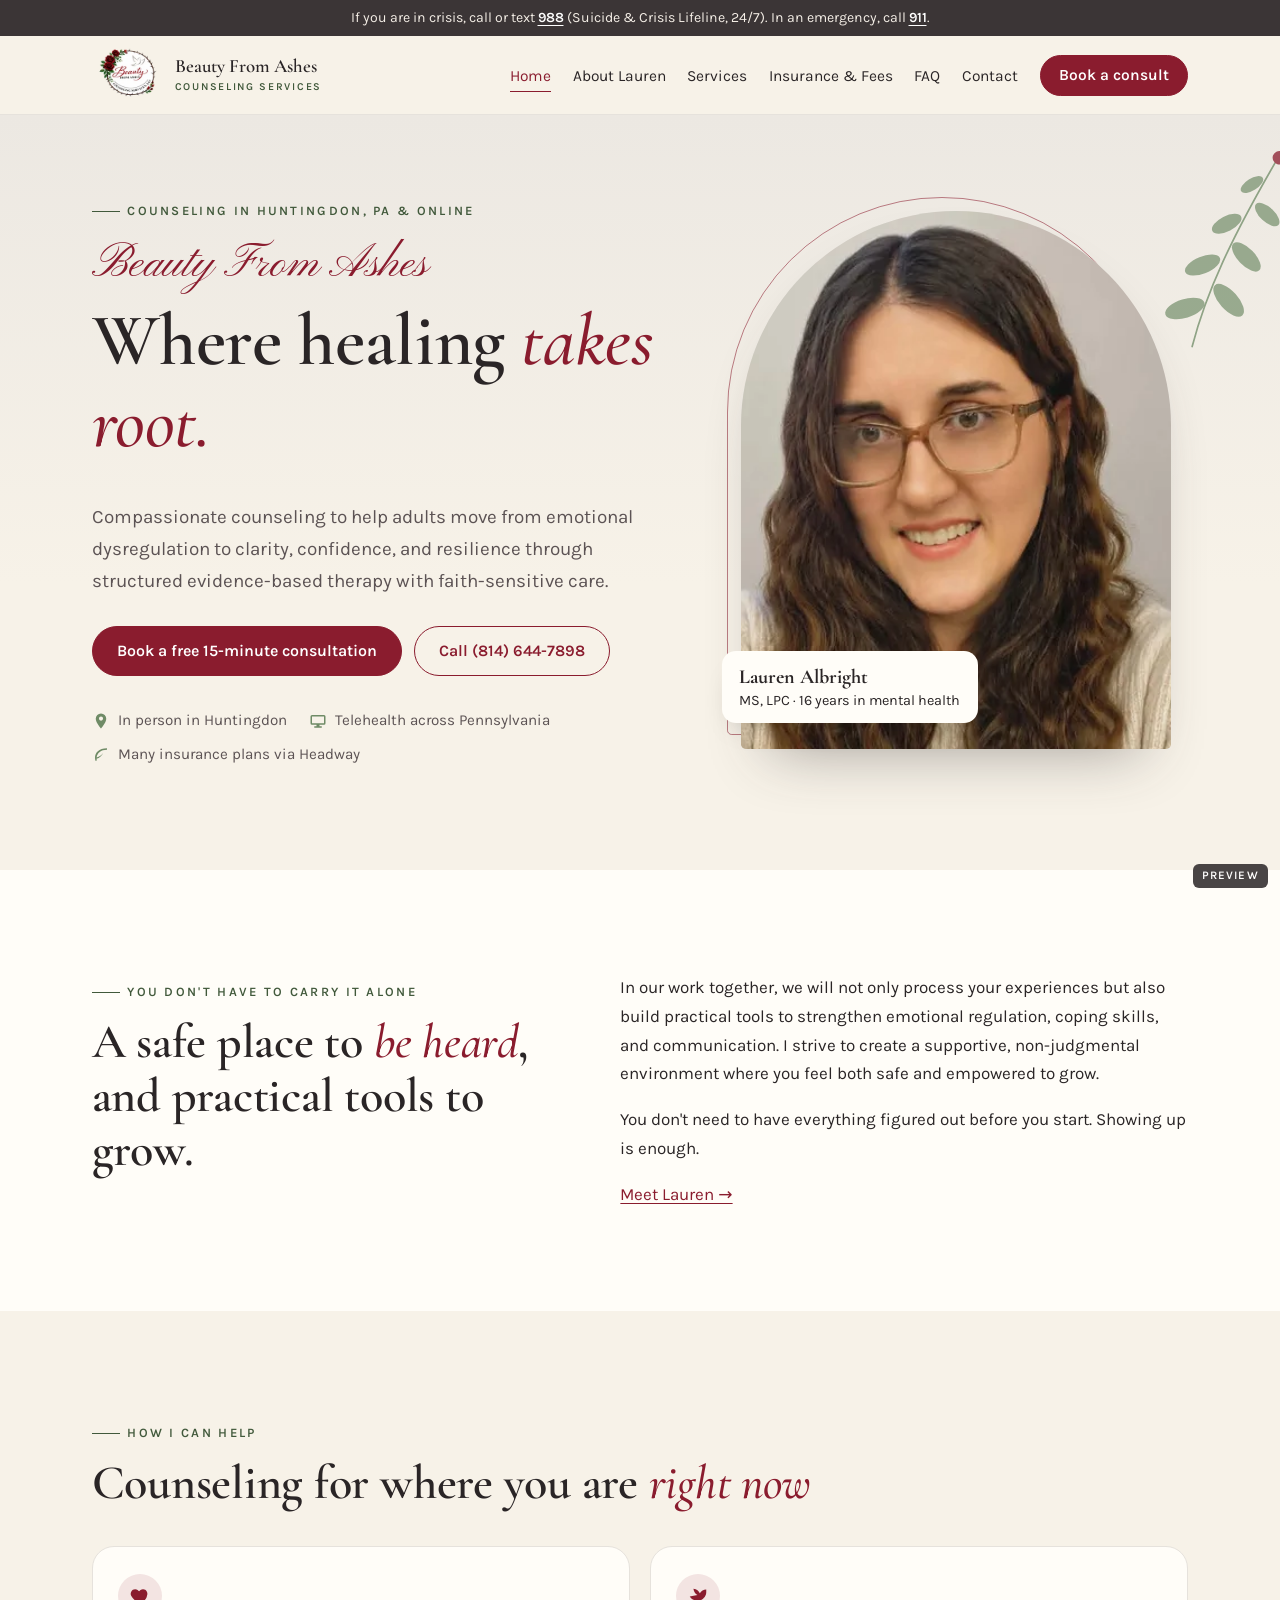
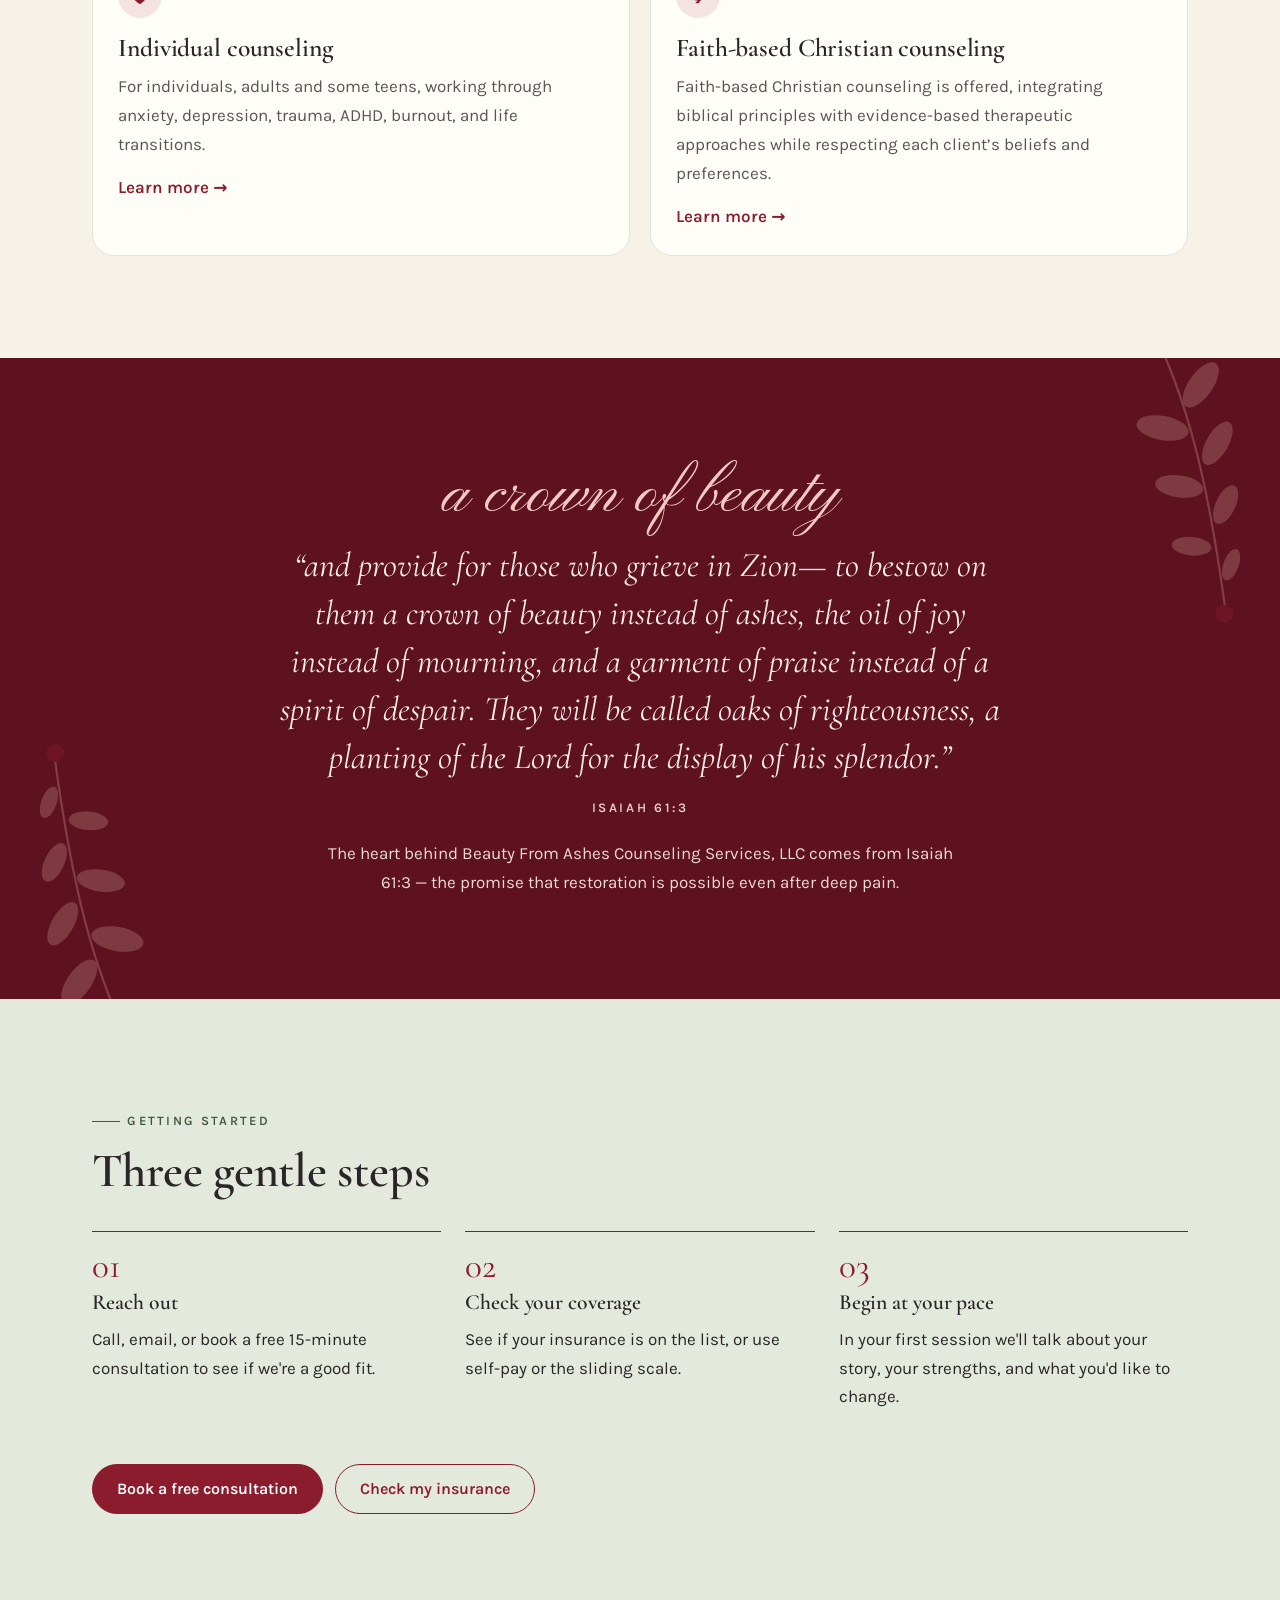
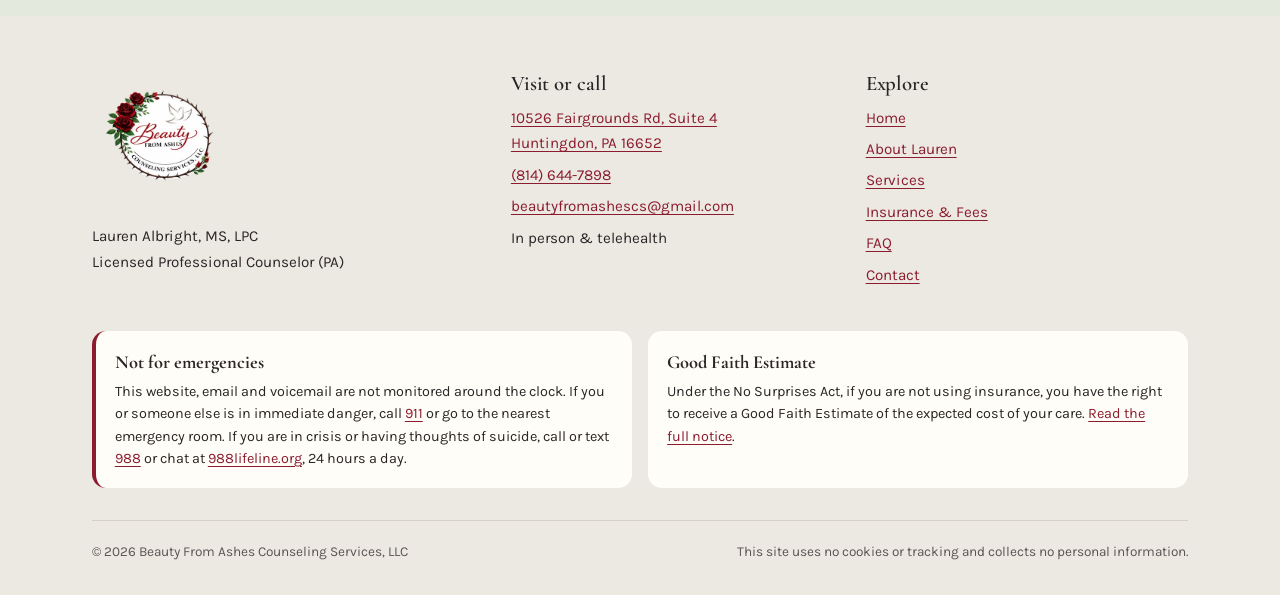
<file: index.html>
<!doctype html>
<html lang="en">
<head>
<meta charset="utf-8">
<meta name="viewport" content="width=device-width, initial-scale=1">
<title>Beauty From Ashes Counseling Services | Counseling in Huntingdon, PA</title>
<meta name="description" content="Compassionate counseling with Lauren Albright, MS, LPC, in Huntingdon, PA and by telehealth across Pennsylvania. Most major insurance accepted through Headway.">
<meta name="robots" content="noindex, nofollow">
<meta property="og:title" content="Beauty From Ashes Counseling Services | Counseling in Huntingdon, PA">
<meta property="og:description" content="Compassionate counseling with Lauren Albright, MS, LPC, in Huntingdon, PA and by telehealth across Pennsylvania. Most major insurance accepted through Headway.">
<meta property="og:image" content="assets/img/og.jpg">
<meta name="theme-color" content="#F7F2E8">
<link rel="icon" href="favicon-96.png" sizes="96x96">
<link rel="apple-touch-icon" href="apple-touch-icon.png">
<link rel="preload" href="assets/fonts/cormorant-500-normal.woff2" as="font" type="font/woff2" crossorigin>
<link rel="stylesheet" href="assets/site.css">
</head>
<body>
<a class="skip" href="#main">Skip to content</a>
<div class="crisis" role="note">If you are in crisis, call or text <a href="tel:988">988</a> (Suicide &amp; Crisis Lifeline, 24/7). In an emergency, call <a href="tel:911">911</a>.</div>
<header class="site-head">
 <div class="wrap head-in">
  <a class="brand" href="index.html"><img src="assets/img/logo-180.webp" srcset="assets/img/logo-180.webp 180w, assets/img/logo-360.webp 360w" sizes="72px" width="180" height="180" alt="Beauty From Ashes Counseling Services logo: a crown of thorns with red roses and a dove"><span>Beauty From Ashes<small>Counseling Services</small></span></a>
  <button class="menu-toggle" aria-expanded="false" aria-controls="site-nav">Menu</button>
  <nav id="site-nav" aria-label="Main"><ul><li><a href="index.html" aria-current="page">Home</a></li><li><a href="about.html">About Lauren</a></li><li><a href="services.html">Services</a></li><li><a href="insurance.html">Insurance & Fees</a></li><li><a href="faq.html">FAQ</a></li><li><a href="contact.html">Contact</a></li><li><a class="btn" href="contact.html#book" data-book>Book a consult</a></li></ul></nav>
 </div>
</header>
<main id="main">

<section class="hero">
 <svg class="sprig " viewBox="0 0 200 260" aria-hidden="true" focusable="false"><g fill="none" stroke="currentColor" stroke-width="2" stroke-linecap="round"><path d="M100 255C96 190 104 120 128 10"/></g><g fill="currentColor" opacity=".9"><ellipse cx="78" cy="215" rx="24" ry="11" transform="rotate(-35 78 215)"/><ellipse cx="124" cy="190" rx="24" ry="11" transform="rotate(30 124 190)"/><ellipse cx="82" cy="160" rx="22" ry="10" transform="rotate(-40 82 160)"/><ellipse cx="128" cy="135" rx="22" ry="10" transform="rotate(28 128 135)"/><ellipse cx="94" cy="105" rx="19" ry="9" transform="rotate(-45 94 105)"/><ellipse cx="136" cy="80" rx="18" ry="8.5" transform="rotate(25 136 80)"/><ellipse cx="108" cy="52" rx="15" ry="7" transform="rotate(-50 108 52)"/></g><g fill="#8A1C2E"><circle cx="129" cy="12" r="8"/></g></svg>
 <div class="wrap hero-grid">
  <div>
   <p class="eyebrow">Counseling in Huntingdon, PA &amp; online</p>
   <h1><span class="script">Beauty From Ashes</span>Where healing <em>takes root.</em></h1>
   <p class="lead">Compassionate counseling to help adults move from emotional dysregulation to clarity, confidence, and resilience through structured evidence-based therapy with faith-sensitive care.</p>
   <div class="cta-row"><a class="btn" href="contact.html#book" data-book>Book a free 15-minute consultation</a><a class="btn ghost" href="tel:+18146447898">Call (814) 644-7898</a></div>
   <ul class="facts">
    <li><svg width="18" height="18" viewBox="0 0 24 24" aria-hidden="true"><path fill="currentColor" d="M12 2a7 7 0 0 0-7 7c0 5.2 7 13 7 13s7-7.8 7-13a7 7 0 0 0-7-7zm0 9.5A2.5 2.5 0 1 1 12 6a2.5 2.5 0 0 1 0 5.5z"/></svg> In person in Huntingdon</li>
    <li><svg width="18" height="18" viewBox="0 0 24 24" aria-hidden="true"><path fill="currentColor" d="M4 4h16a2 2 0 0 1 2 2v9a2 2 0 0 1-2 2h-6v2h3v2H7v-2h3v-2H4a2 2 0 0 1-2-2V6a2 2 0 0 1 2-2zm0 2v9h16V6z"/></svg> Telehealth across Pennsylvania</li>
    <li><svg width="18" height="18" viewBox="0 0 24 24" aria-hidden="true"><path fill="currentColor" d="M20 3C9 3 4 9 4 16c0 1.4.3 2.7.8 3.9l1.8-.8A7.6 7.6 0 0 1 6 17c4-1 7.5-4 9-8-2 3.2-5.2 5.4-8.8 6.2C7 9.5 11.8 5 20 5z"/></svg> Many insurance plans via Headway</li>
   </ul>
  </div>
  <figure class="portrait">
   <div class="arch"><img src="assets/img/lauren-880.webp" srcset="assets/img/lauren-480.webp 480w, assets/img/lauren-880.webp 880w" sizes="(max-width:860px) 78vw, 430px" width="880" height="880" alt="Lauren Albright, a smiling woman with long wavy brown hair and glasses, wearing a cream sweater"></div>
   <figcaption><strong>Lauren Albright</strong>MS, LPC · 16 years in mental health</figcaption>
  </figure>
 </div>
</section>

<section class="paper">
 <div class="wrap split">
  <div>
   <p class="eyebrow">You don't have to carry it alone</p>
   <h2>A safe place to <em>be heard</em>, and practical tools to grow.</h2>
  </div>
  <div>
   <p>In our work together, we will not only process your experiences but also build practical tools to strengthen emotional regulation, coping skills, and communication. I strive to create a supportive, non-judgmental environment where you feel both safe and empowered to grow.</p>
   <p>You don't need to have everything figured out before you start. Showing up is enough.</p>
   <a href="about.html">Meet Lauren →</a>
  </div>
 </div>
</section>

<section>
 <div class="wrap">
  <p class="eyebrow">How I can help</p>
  <h2>Counseling for where you are <em>right now</em></h2>
  <div class="cards">
   <article class="card"><div class="ic"><svg width="22" height="22" viewBox="0 0 24 24" aria-hidden="true"><path fill="currentColor" d="M12 21s-7.5-4.6-9.6-9.2C.9 8.4 3 4.5 6.7 4.5c2.1 0 3.6 1.2 4.3 2.4.7-1.2 2.2-2.4 4.3-2.4 3.7 0 5.8 3.9 4.3 7.3C19.5 16.4 12 21 12 21z"/></svg></div><h3>Individual counseling</h3><p>For individuals, adults and some teens, working through anxiety, depression, trauma, ADHD, burnout, and life transitions.</p><a class="more" href="services.html#individual">Learn more →</a></article>
   <article class="card"><div class="ic"><svg width="22" height="22" viewBox="0 0 24 24" aria-hidden="true"><path fill="currentColor" d="M21 5c-3 0-5.5 1.6-7 4-1-2.5-3.4-4.6-7-5 .4 3.2 2 5.6 4.4 7L3 12.5c1.6 2.6 4.6 4.5 8 4.5h.6L9 20h3.5l2.8-3.6C18.5 15 21 11.7 21 8z"/></svg></div><h3>Faith-based Christian counseling</h3><p>Faith-based Christian counseling is offered, integrating biblical principles with evidence-based therapeutic approaches while respecting each client’s beliefs and preferences.</p><a class="more" href="services.html#faith">Learn more →</a></article>
  </div>
 </div>
</section>

<section class="verse">
 <svg class="sprig s1" viewBox="0 0 200 260" aria-hidden="true" focusable="false"><g fill="none" stroke="currentColor" stroke-width="2" stroke-linecap="round"><path d="M100 255C96 190 104 120 128 10"/></g><g fill="currentColor" opacity=".9"><ellipse cx="78" cy="215" rx="24" ry="11" transform="rotate(-35 78 215)"/><ellipse cx="124" cy="190" rx="24" ry="11" transform="rotate(30 124 190)"/><ellipse cx="82" cy="160" rx="22" ry="10" transform="rotate(-40 82 160)"/><ellipse cx="128" cy="135" rx="22" ry="10" transform="rotate(28 128 135)"/><ellipse cx="94" cy="105" rx="19" ry="9" transform="rotate(-45 94 105)"/><ellipse cx="136" cy="80" rx="18" ry="8.5" transform="rotate(25 136 80)"/><ellipse cx="108" cy="52" rx="15" ry="7" transform="rotate(-50 108 52)"/></g><g fill="#8A1C2E"><circle cx="129" cy="12" r="8"/></g></svg><svg class="sprig s2" viewBox="0 0 200 260" aria-hidden="true" focusable="false"><g fill="none" stroke="currentColor" stroke-width="2" stroke-linecap="round"><path d="M100 255C96 190 104 120 128 10"/></g><g fill="currentColor" opacity=".9"><ellipse cx="78" cy="215" rx="24" ry="11" transform="rotate(-35 78 215)"/><ellipse cx="124" cy="190" rx="24" ry="11" transform="rotate(30 124 190)"/><ellipse cx="82" cy="160" rx="22" ry="10" transform="rotate(-40 82 160)"/><ellipse cx="128" cy="135" rx="22" ry="10" transform="rotate(28 128 135)"/><ellipse cx="94" cy="105" rx="19" ry="9" transform="rotate(-45 94 105)"/><ellipse cx="136" cy="80" rx="18" ry="8.5" transform="rotate(25 136 80)"/><ellipse cx="108" cy="52" rx="15" ry="7" transform="rotate(-50 108 52)"/></g><g fill="#8A1C2E"><circle cx="129" cy="12" r="8"/></g></svg>
 <div class="wrap">
  <span class="script" aria-hidden="true">a crown of beauty</span>
  <blockquote>“and provide for those who grieve in Zion— to bestow on them a crown of beauty instead of ashes, the oil of joy instead of mourning, and a garment of praise instead of a spirit of despair. They will be called oaks of righteousness, a planting of the Lord for the display of his splendor.”</blockquote>
  <cite>Isaiah 61:3</cite>
  <p style="max-width:40rem;margin:1.6rem auto 0;color:#EBD9D6">The heart behind Beauty From Ashes Counseling Services, LLC comes from Isaiah 61:3 — the promise that restoration is possible even after deep pain.</p>
 </div>
</section>

<section class="sage">
 <div class="wrap">
  <p class="eyebrow">Getting started</p>
  <h2>Three gentle steps</h2>
  <ol class="steps">
   <li><h3>Reach out</h3><p>Call, email, or book a free 15-minute consultation to see if we're a good fit.</p></li>
   <li><h3>Check your coverage</h3><p>See if your insurance is on the list, or use self-pay or the sliding scale.</p></li>
   <li><h3>Begin at your pace</h3><p>In your first session we'll talk about your story, your strengths, and what you'd like to change.</p></li>
  </ol>
  <div class="cta-row" style="margin-top:2.2rem"><a class="btn" href="contact.html#book" data-book>Book a free consultation</a><a class="btn ghost" href="insurance.html#check">Check my insurance</a></div>
 </div>
</section>

</main>
<footer class="site-foot">
 <div class="wrap">
  <div class="foot-grid">
   <div><img src="assets/img/logo-360.webp" width="360" height="360" alt="" loading="lazy"><p style="margin-top:1rem">Lauren Albright, MS, LPC<br>Licensed Professional Counselor (PA)</p></div>
   <div><h2>Visit or call</h2><ul><li><a href="https://www.google.com/maps/search/?api=1&query=10526+Fairgrounds+Rd+Suite+4+Huntingdon+PA+16652" target="_blank" rel="noopener">10526 Fairgrounds Rd, Suite 4<br>Huntingdon, PA 16652</a></li><li><a href="tel:+18146447898">(814) 644-7898</a></li><li><a href="mailto:beautyfromashescs@gmail.com">beautyfromashescs@gmail.com</a></li><li>In person &amp; telehealth</li></ul></div>
   <div><h2>Explore</h2><ul><li><a href="index.html" aria-current="page">Home</a></li><li><a href="about.html">About Lauren</a></li><li><a href="services.html">Services</a></li><li><a href="insurance.html">Insurance & Fees</a></li><li><a href="faq.html">FAQ</a></li><li><a href="contact.html">Contact</a></li></ul></div>
  </div>
  <div class="foot-notices">
   <div class="box crisis-box" role="note"><strong>Not for emergencies</strong>This website, email and voicemail are not monitored around the clock. If you or someone else is in immediate danger, call <a href="tel:911">911</a> or go to the nearest emergency room. If you are in crisis or having thoughts of suicide, call or text <a href="tel:988">988</a> or chat at <a href="https://988lifeline.org" target="_blank" rel="noopener">988lifeline.org</a>, 24 hours a day.</div>
   <div class="box"><strong>Good Faith Estimate</strong>Under the No Surprises Act, if you are not using insurance, you have the right to receive a Good Faith Estimate of the expected cost of your care. <a href="insurance.html#gfe">Read the full notice</a>.</div>
  </div>
  <div class="legal"><span>© <span id="yr">2026</span> Beauty From Ashes Counseling Services, LLC</span><span>This site uses no cookies or tracking and collects no personal information.</span></div>
 </div>
</footer>
<div class="preview-flag" aria-hidden="true">Preview</div>
<script src="js/config.js"></script>
<script src="js/site.js"></script>

</body>
</html>
</file>
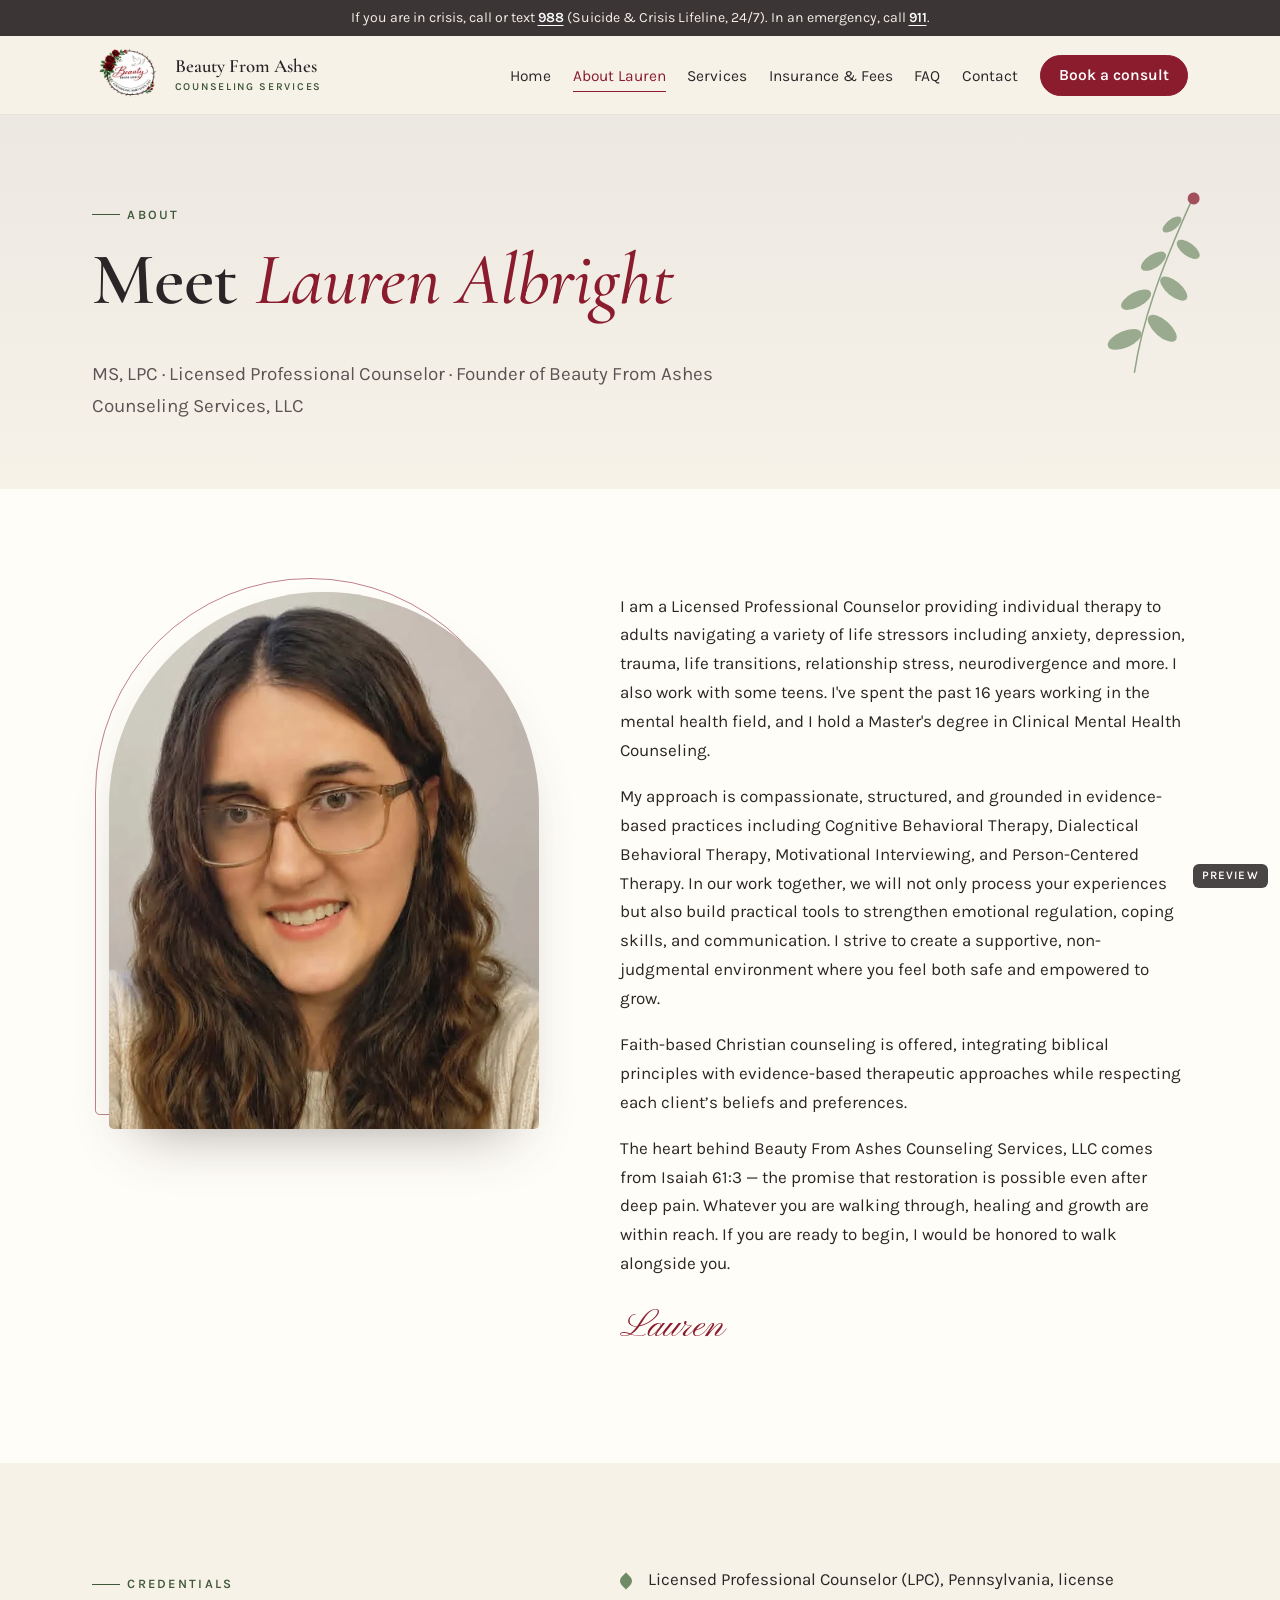
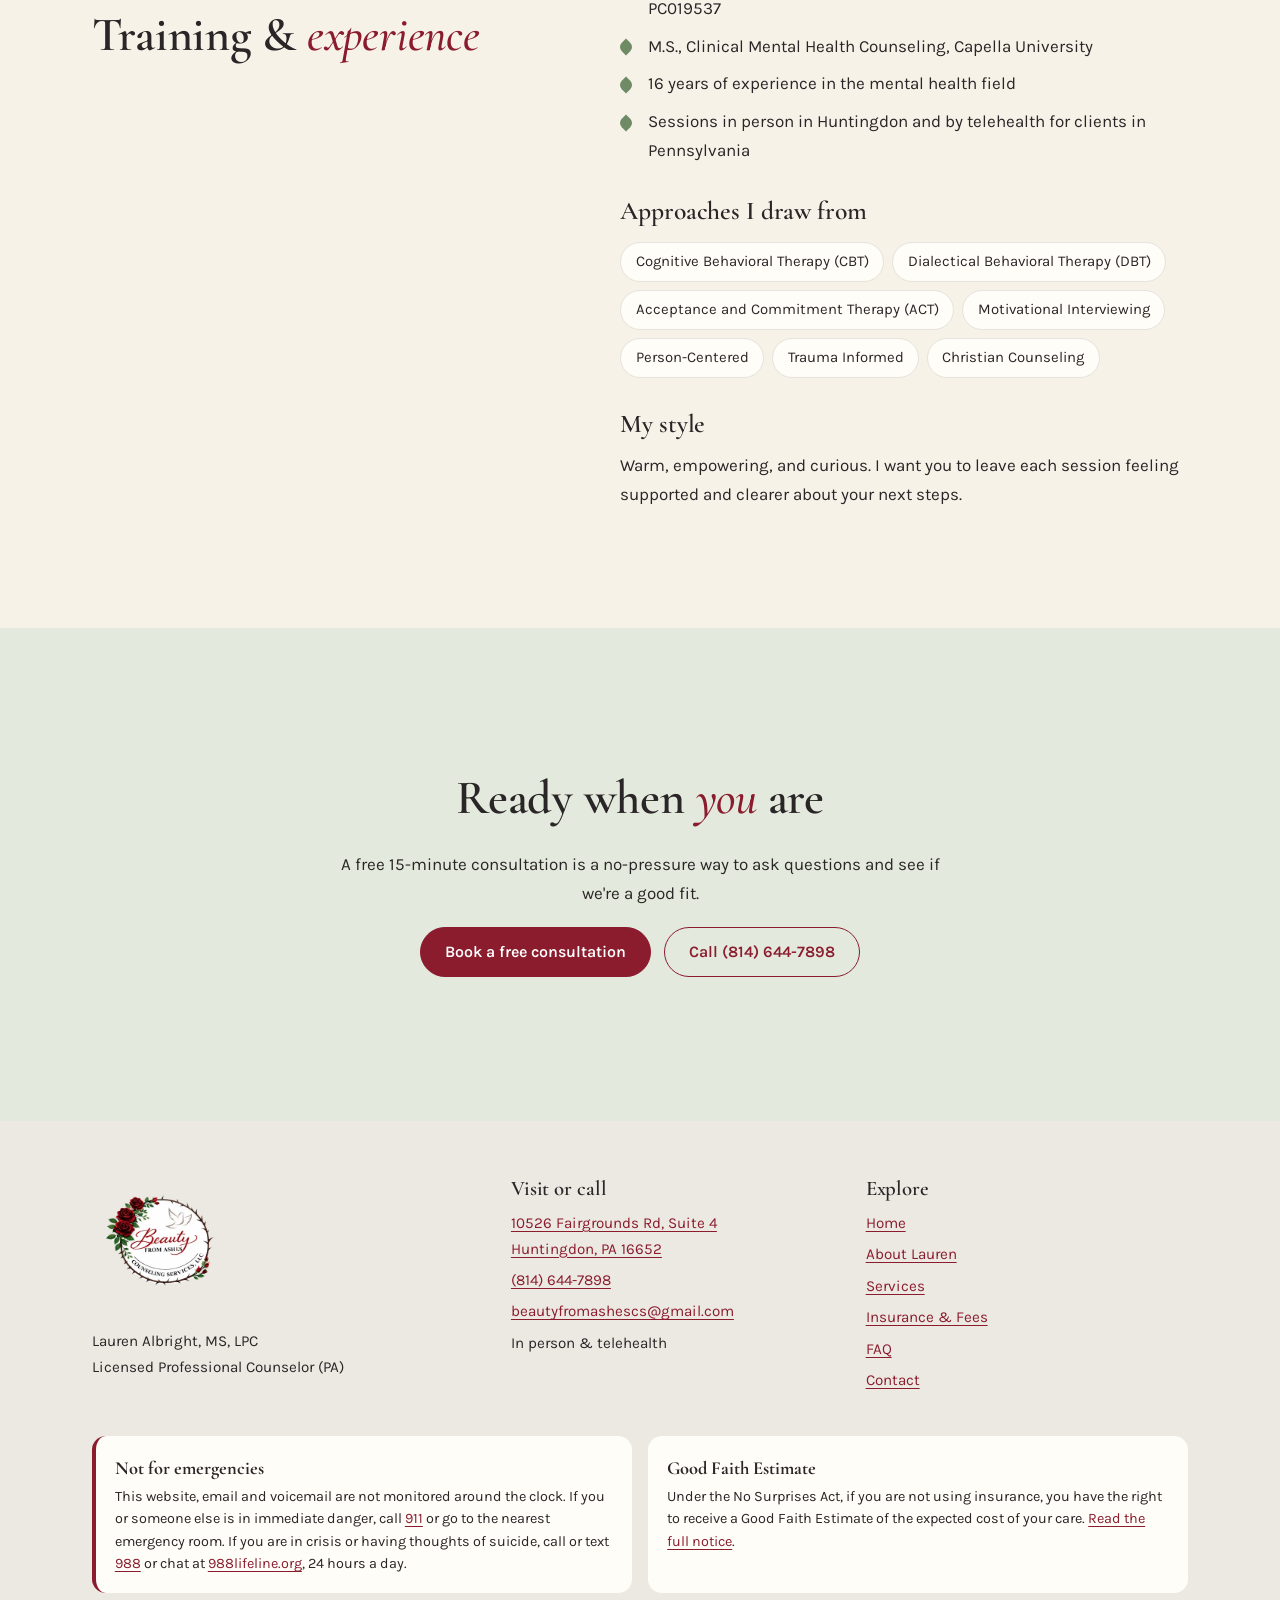
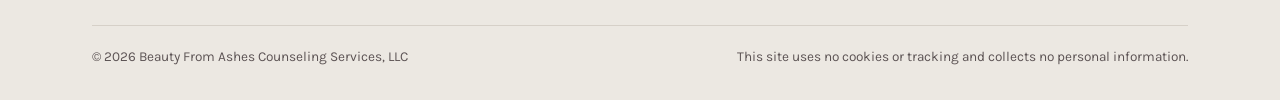
<file: about.html>
<!doctype html>
<html lang="en">
<head>
<meta charset="utf-8">
<meta name="viewport" content="width=device-width, initial-scale=1">
<title>About Lauren Albright, MS, LPC | Beauty From Ashes Counseling</title>
<meta name="description" content="Lauren Albright is a Pennsylvania Licensed Professional Counselor with 16 years in mental health, offering compassionate, evidence-based counseling in Huntingdon, PA.">
<meta name="robots" content="noindex, nofollow">
<meta property="og:title" content="About Lauren Albright, MS, LPC | Beauty From Ashes Counseling">
<meta property="og:description" content="Lauren Albright is a Pennsylvania Licensed Professional Counselor with 16 years in mental health, offering compassionate, evidence-based counseling in Huntingdon, PA.">
<meta property="og:image" content="assets/img/og.jpg">
<meta name="theme-color" content="#F7F2E8">
<link rel="icon" href="favicon-96.png" sizes="96x96">
<link rel="apple-touch-icon" href="apple-touch-icon.png">
<link rel="preload" href="assets/fonts/cormorant-500-normal.woff2" as="font" type="font/woff2" crossorigin>
<link rel="stylesheet" href="assets/site.css">
</head>
<body>
<a class="skip" href="#main">Skip to content</a>
<div class="crisis" role="note">If you are in crisis, call or text <a href="tel:988">988</a> (Suicide &amp; Crisis Lifeline, 24/7). In an emergency, call <a href="tel:911">911</a>.</div>
<header class="site-head">
 <div class="wrap head-in">
  <a class="brand" href="index.html"><img src="assets/img/logo-180.webp" srcset="assets/img/logo-180.webp 180w, assets/img/logo-360.webp 360w" sizes="72px" width="180" height="180" alt="Beauty From Ashes Counseling Services logo: a crown of thorns with red roses and a dove"><span>Beauty From Ashes<small>Counseling Services</small></span></a>
  <button class="menu-toggle" aria-expanded="false" aria-controls="site-nav">Menu</button>
  <nav id="site-nav" aria-label="Main"><ul><li><a href="index.html">Home</a></li><li><a href="about.html" aria-current="page">About Lauren</a></li><li><a href="services.html">Services</a></li><li><a href="insurance.html">Insurance & Fees</a></li><li><a href="faq.html">FAQ</a></li><li><a href="contact.html">Contact</a></li><li><a class="btn" href="contact.html#book" data-book>Book a consult</a></li></ul></nav>
 </div>
</header>
<main id="main">

<section class="page-hero"><svg class="sprig " viewBox="0 0 200 260" aria-hidden="true" focusable="false"><g fill="none" stroke="currentColor" stroke-width="2" stroke-linecap="round"><path d="M100 255C96 190 104 120 128 10"/></g><g fill="currentColor" opacity=".9"><ellipse cx="78" cy="215" rx="24" ry="11" transform="rotate(-35 78 215)"/><ellipse cx="124" cy="190" rx="24" ry="11" transform="rotate(30 124 190)"/><ellipse cx="82" cy="160" rx="22" ry="10" transform="rotate(-40 82 160)"/><ellipse cx="128" cy="135" rx="22" ry="10" transform="rotate(28 128 135)"/><ellipse cx="94" cy="105" rx="19" ry="9" transform="rotate(-45 94 105)"/><ellipse cx="136" cy="80" rx="18" ry="8.5" transform="rotate(25 136 80)"/><ellipse cx="108" cy="52" rx="15" ry="7" transform="rotate(-50 108 52)"/></g><g fill="#8A1C2E"><circle cx="129" cy="12" r="8"/></g></svg><div class="wrap"><p class="eyebrow">About</p><h1>Meet <em>Lauren Albright</em></h1><p class="lead">MS, LPC · Licensed Professional Counselor · Founder of Beauty From Ashes Counseling Services, LLC</p></div></section>
<section class="paper">
 <div class="wrap split">
  <figure class="portrait" style="margin:0"><div class="arch"><img src="assets/img/lauren-880.webp" width="880" height="880" alt="Portrait of Lauren Albright smiling, wearing glasses and a cream sweater"></div></figure>
  <div>
   <p>I am a Licensed Professional Counselor providing individual therapy to adults navigating a variety of life stressors including anxiety, depression, trauma, life transitions, relationship stress, neurodivergence and more. I also work with some teens. I've spent the past 16 years working in the mental health field, and I hold a Master's degree in Clinical Mental Health Counseling.</p>
   <p>My approach is compassionate, structured, and grounded in evidence-based practices including Cognitive Behavioral Therapy, Dialectical Behavioral Therapy, Motivational Interviewing, and Person-Centered Therapy. In our work together, we will not only process your experiences but also build practical tools to strengthen emotional regulation, coping skills, and communication. I strive to create a supportive, non-judgmental environment where you feel both safe and empowered to grow.</p>
   <p>Faith-based Christian counseling is offered, integrating biblical principles with evidence-based therapeutic approaches while respecting each client’s beliefs and preferences.</p>
   <p>The heart behind Beauty From Ashes Counseling Services, LLC comes from Isaiah 61:3 — the promise that restoration is possible even after deep pain. Whatever you are walking through, healing and growth are within reach. If you are ready to begin, I would be honored to walk alongside you.</p>
   <p class="script" style="font-size:2.4rem;margin:0">Lauren</p>
  </div>
 </div>
</section>
<section>
 <div class="wrap split">
  <div><p class="eyebrow">Credentials</p><h2>Training &amp; <em>experience</em></h2></div>
  <div>
   <ul class="checks">
    <li>Licensed Professional Counselor (LPC), Pennsylvania, license PC019537</li>
    <li>M.S., Clinical Mental Health Counseling, Capella University</li>
    <li>16 years of experience in the mental health field</li>
    <li>Sessions in person in Huntingdon and by telehealth for clients in Pennsylvania</li>
   </ul>
   <h3 style="margin-top:2rem">Approaches I draw from</h3>
   <ul class="pills"><li>Cognitive Behavioral Therapy (CBT)</li><li>Dialectical Behavioral Therapy (DBT)</li><li>Acceptance and Commitment Therapy (ACT)</li><li>Motivational Interviewing</li><li>Person-Centered</li><li>Trauma Informed</li><li>Christian Counseling</li></ul>
   <h3 style="margin-top:2rem">My style</h3>
   <p>Warm, empowering, and curious. I want you to leave each session feeling supported and clearer about your next steps.</p>
  </div>
 </div>
</section>
<section class="sage"><div class="wrap book-box" style="background:transparent;border:0"><h2>Ready when <em>you</em> are</h2><p>A free 15-minute consultation is a no-pressure way to ask questions and see if we're a good fit.</p><div class="cta-row"><a class="btn" href="contact.html#book" data-book>Book a free consultation</a><a class="btn ghost" href="tel:+18146447898">Call (814) 644-7898</a></div></div></section>

</main>
<footer class="site-foot">
 <div class="wrap">
  <div class="foot-grid">
   <div><img src="assets/img/logo-360.webp" width="360" height="360" alt="" loading="lazy"><p style="margin-top:1rem">Lauren Albright, MS, LPC<br>Licensed Professional Counselor (PA)</p></div>
   <div><h2>Visit or call</h2><ul><li><a href="https://www.google.com/maps/search/?api=1&query=10526+Fairgrounds+Rd+Suite+4+Huntingdon+PA+16652" target="_blank" rel="noopener">10526 Fairgrounds Rd, Suite 4<br>Huntingdon, PA 16652</a></li><li><a href="tel:+18146447898">(814) 644-7898</a></li><li><a href="mailto:beautyfromashescs@gmail.com">beautyfromashescs@gmail.com</a></li><li>In person &amp; telehealth</li></ul></div>
   <div><h2>Explore</h2><ul><li><a href="index.html">Home</a></li><li><a href="about.html" aria-current="page">About Lauren</a></li><li><a href="services.html">Services</a></li><li><a href="insurance.html">Insurance & Fees</a></li><li><a href="faq.html">FAQ</a></li><li><a href="contact.html">Contact</a></li></ul></div>
  </div>
  <div class="foot-notices">
   <div class="box crisis-box" role="note"><strong>Not for emergencies</strong>This website, email and voicemail are not monitored around the clock. If you or someone else is in immediate danger, call <a href="tel:911">911</a> or go to the nearest emergency room. If you are in crisis or having thoughts of suicide, call or text <a href="tel:988">988</a> or chat at <a href="https://988lifeline.org" target="_blank" rel="noopener">988lifeline.org</a>, 24 hours a day.</div>
   <div class="box"><strong>Good Faith Estimate</strong>Under the No Surprises Act, if you are not using insurance, you have the right to receive a Good Faith Estimate of the expected cost of your care. <a href="insurance.html#gfe">Read the full notice</a>.</div>
  </div>
  <div class="legal"><span>© <span id="yr">2026</span> Beauty From Ashes Counseling Services, LLC</span><span>This site uses no cookies or tracking and collects no personal information.</span></div>
 </div>
</footer>
<div class="preview-flag" aria-hidden="true">Preview</div>
<script src="js/config.js"></script>
<script src="js/site.js"></script>

</body>
</html>
</file>
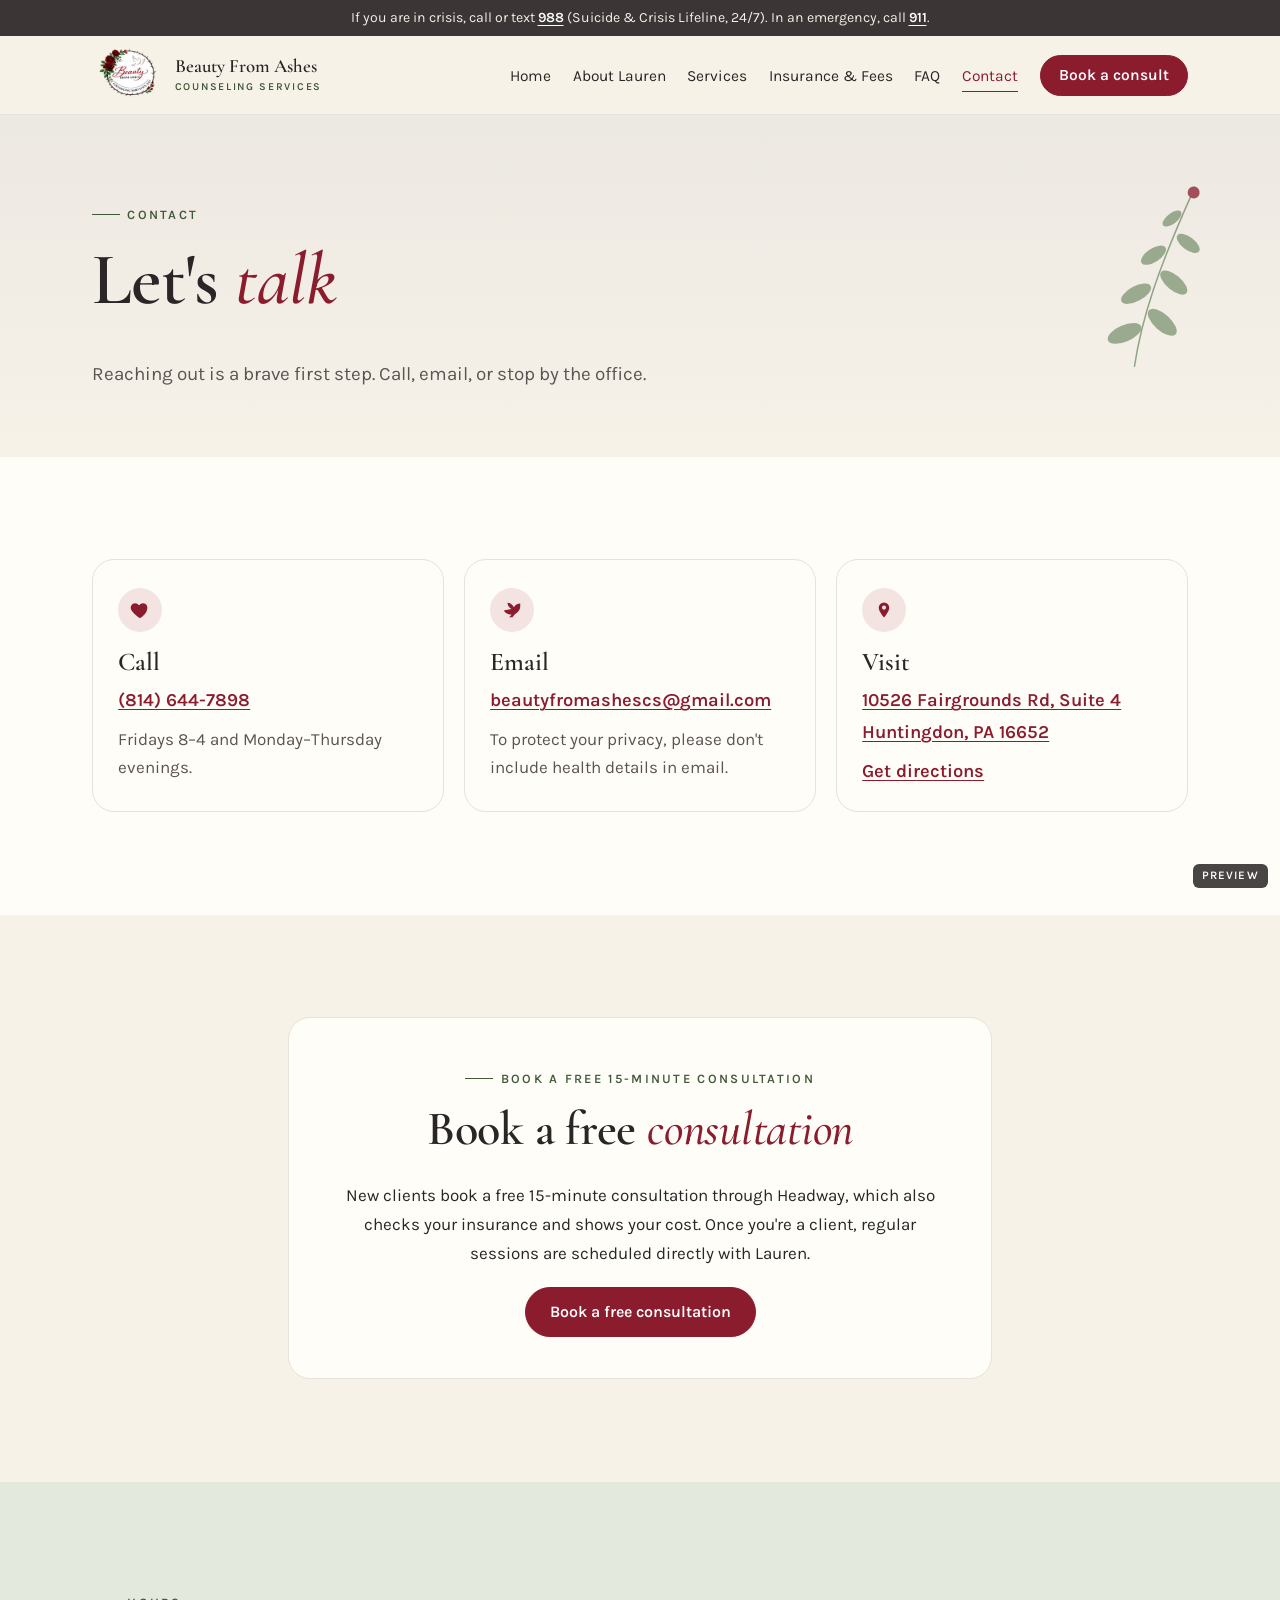
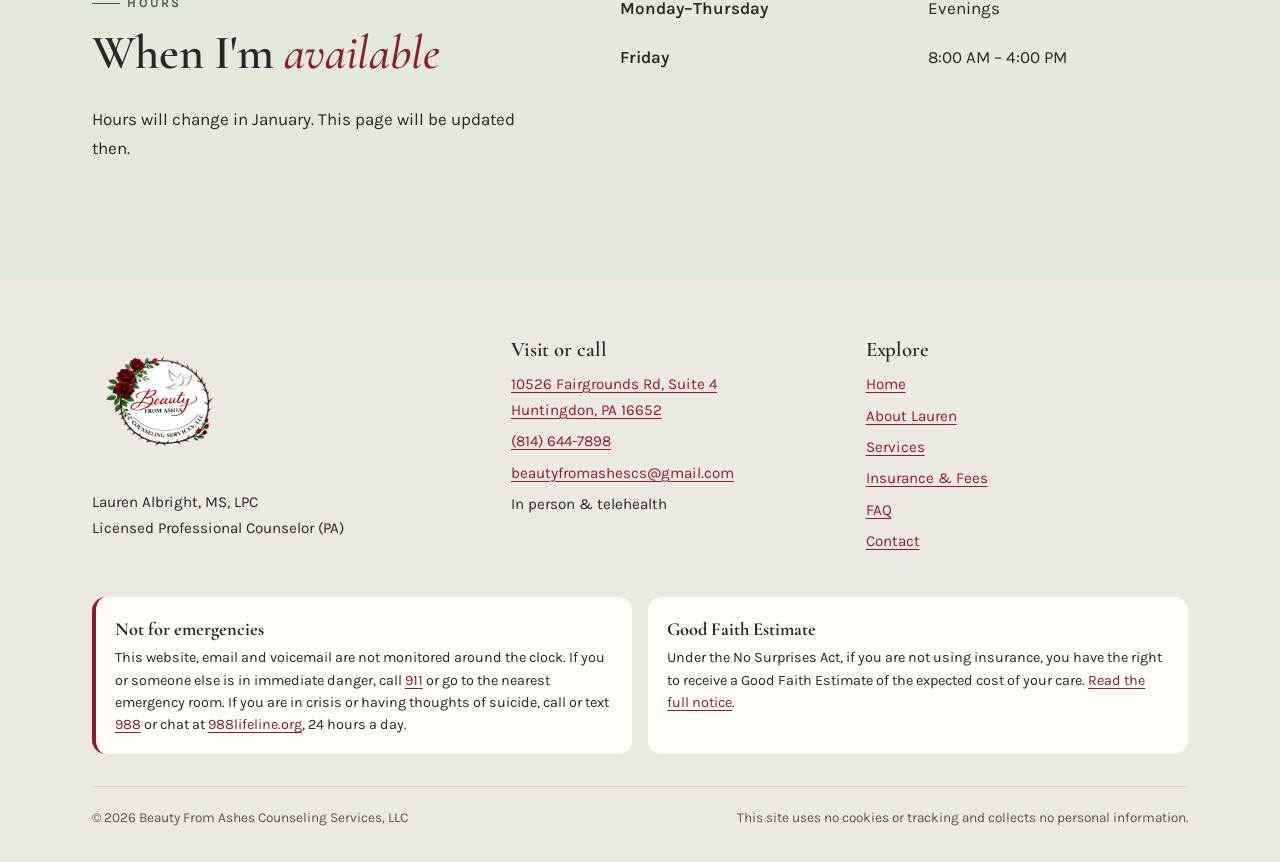
<file: contact.html>
<!doctype html>
<html lang="en">
<head>
<meta charset="utf-8">
<meta name="viewport" content="width=device-width, initial-scale=1">
<title>Contact | Beauty From Ashes Counseling Services</title>
<meta name="description" content="Call (814) 644-7898, email, or visit 10526 Fairgrounds Rd, Suite 4, Huntingdon, PA. Free 15-minute consultation.">
<meta name="robots" content="noindex, nofollow">
<meta property="og:title" content="Contact | Beauty From Ashes Counseling Services">
<meta property="og:description" content="Call (814) 644-7898, email, or visit 10526 Fairgrounds Rd, Suite 4, Huntingdon, PA. Free 15-minute consultation.">
<meta property="og:image" content="assets/img/og.jpg">
<meta name="theme-color" content="#F7F2E8">
<link rel="icon" href="favicon-96.png" sizes="96x96">
<link rel="apple-touch-icon" href="apple-touch-icon.png">
<link rel="preload" href="assets/fonts/cormorant-500-normal.woff2" as="font" type="font/woff2" crossorigin>
<link rel="stylesheet" href="assets/site.css">
</head>
<body>
<a class="skip" href="#main">Skip to content</a>
<div class="crisis" role="note">If you are in crisis, call or text <a href="tel:988">988</a> (Suicide &amp; Crisis Lifeline, 24/7). In an emergency, call <a href="tel:911">911</a>.</div>
<header class="site-head">
 <div class="wrap head-in">
  <a class="brand" href="index.html"><img src="assets/img/logo-180.webp" srcset="assets/img/logo-180.webp 180w, assets/img/logo-360.webp 360w" sizes="72px" width="180" height="180" alt="Beauty From Ashes Counseling Services logo: a crown of thorns with red roses and a dove"><span>Beauty From Ashes<small>Counseling Services</small></span></a>
  <button class="menu-toggle" aria-expanded="false" aria-controls="site-nav">Menu</button>
  <nav id="site-nav" aria-label="Main"><ul><li><a href="index.html">Home</a></li><li><a href="about.html">About Lauren</a></li><li><a href="services.html">Services</a></li><li><a href="insurance.html">Insurance & Fees</a></li><li><a href="faq.html">FAQ</a></li><li><a href="contact.html" aria-current="page">Contact</a></li><li><a class="btn" href="contact.html#book" data-book>Book a consult</a></li></ul></nav>
 </div>
</header>
<main id="main">

<section class="page-hero"><svg class="sprig " viewBox="0 0 200 260" aria-hidden="true" focusable="false"><g fill="none" stroke="currentColor" stroke-width="2" stroke-linecap="round"><path d="M100 255C96 190 104 120 128 10"/></g><g fill="currentColor" opacity=".9"><ellipse cx="78" cy="215" rx="24" ry="11" transform="rotate(-35 78 215)"/><ellipse cx="124" cy="190" rx="24" ry="11" transform="rotate(30 124 190)"/><ellipse cx="82" cy="160" rx="22" ry="10" transform="rotate(-40 82 160)"/><ellipse cx="128" cy="135" rx="22" ry="10" transform="rotate(28 128 135)"/><ellipse cx="94" cy="105" rx="19" ry="9" transform="rotate(-45 94 105)"/><ellipse cx="136" cy="80" rx="18" ry="8.5" transform="rotate(25 136 80)"/><ellipse cx="108" cy="52" rx="15" ry="7" transform="rotate(-50 108 52)"/></g><g fill="#8A1C2E"><circle cx="129" cy="12" r="8"/></g></svg><div class="wrap"><p class="eyebrow">Contact</p><h1>Let's <em>talk</em></h1><p class="lead">Reaching out is a brave first step. Call, email, or stop by the office.</p></div></section>
<section class="paper">
 <div class="wrap">
  <div class="contact-grid">
   <div class="card"><div class="ic"><svg width="22" height="22" viewBox="0 0 24 24" aria-hidden="true"><path fill="currentColor" d="M12 21s-7.5-4.6-9.6-9.2C.9 8.4 3 4.5 6.7 4.5c2.1 0 3.6 1.2 4.3 2.4.7-1.2 2.2-2.4 4.3-2.4 3.7 0 5.8 3.9 4.3 7.3C19.5 16.4 12 21 12 21z"/></svg></div><h3>Call</h3><a href="tel:+18146447898">(814) 644-7898</a><p style="margin-top:.5rem">Fridays 8–4 and Monday–Thursday evenings.</p></div>
   <div class="card"><div class="ic"><svg width="22" height="22" viewBox="0 0 24 24" aria-hidden="true"><path fill="currentColor" d="M21 5c-3 0-5.5 1.6-7 4-1-2.5-3.4-4.6-7-5 .4 3.2 2 5.6 4.4 7L3 12.5c1.6 2.6 4.6 4.5 8 4.5h.6L9 20h3.5l2.8-3.6C18.5 15 21 11.7 21 8z"/></svg></div><h3>Email</h3><a href="mailto:beautyfromashescs@gmail.com">beautyfromashescs@gmail.com</a><p style="margin-top:.5rem">To protect your privacy, please don't include health details in email.</p></div>
   <div class="card"><div class="ic"><svg width="18" height="18" viewBox="0 0 24 24" aria-hidden="true"><path fill="currentColor" d="M12 2a7 7 0 0 0-7 7c0 5.2 7 13 7 13s7-7.8 7-13a7 7 0 0 0-7-7zm0 9.5A2.5 2.5 0 1 1 12 6a2.5 2.5 0 0 1 0 5.5z"/></svg></div><h3>Visit</h3><a href="https://www.google.com/maps/search/?api=1&query=10526+Fairgrounds+Rd+Suite+4+Huntingdon+PA+16652" target="_blank" rel="noopener">10526 Fairgrounds Rd, Suite 4<br>Huntingdon, PA 16652</a><p style="margin-top:.5rem"><a href="https://www.google.com/maps/search/?api=1&query=10526+Fairgrounds+Rd+Suite+4+Huntingdon+PA+16652" target="_blank" rel="noopener">Get directions</a></p></div>
  </div>
 </div>
</section>
<section id="book">
 <div class="wrap">
  <div class="book-box">
   <p class="eyebrow">Book a free 15-minute consultation</p>
   <div data-book-pending>
    <h2>Online booking <em>coming soon</em></h2>
    <p>Online booking through Headway is coming soon. For now, please call or email to schedule your free consultation or first session.</p>
    <div class="cta-row"><a class="btn" href="tel:+18146447898">Call (814) 644-7898</a><a class="btn ghost" href="mailto:beautyfromashescs@gmail.com?subject=Free%20consultation">Email to schedule</a></div>
   </div>
   <div data-book-live hidden>
    <h2>Book a free <em>consultation</em></h2>
    <p>New clients book a free 15-minute consultation through Headway, which also checks your insurance and shows your cost. Once you're a client, regular sessions are scheduled directly with Lauren.</p>
    <div class="cta-row"><a class="btn" href="contact.html#book" data-book>Book a free consultation</a></div>
   </div>
  </div>
 </div>
</section>
<section class="sage">
 <div class="wrap split">
  <div><p class="eyebrow">Hours</p><h2>When I'm <em>available</em></h2><p>Hours will change in January. This page will be updated then.</p></div>
  <table class="hours"><caption class="visually-hidden">Office hours</caption>
   <tr><th scope="row">Monday–Thursday</th><td>Evenings</td></tr>
   <tr><th scope="row">Friday</th><td>8:00 AM – 4:00 PM</td></tr>
  </table>
 </div>
</section>

</main>
<footer class="site-foot">
 <div class="wrap">
  <div class="foot-grid">
   <div><img src="assets/img/logo-360.webp" width="360" height="360" alt="" loading="lazy"><p style="margin-top:1rem">Lauren Albright, MS, LPC<br>Licensed Professional Counselor (PA)</p></div>
   <div><h2>Visit or call</h2><ul><li><a href="https://www.google.com/maps/search/?api=1&query=10526+Fairgrounds+Rd+Suite+4+Huntingdon+PA+16652" target="_blank" rel="noopener">10526 Fairgrounds Rd, Suite 4<br>Huntingdon, PA 16652</a></li><li><a href="tel:+18146447898">(814) 644-7898</a></li><li><a href="mailto:beautyfromashescs@gmail.com">beautyfromashescs@gmail.com</a></li><li>In person &amp; telehealth</li></ul></div>
   <div><h2>Explore</h2><ul><li><a href="index.html">Home</a></li><li><a href="about.html">About Lauren</a></li><li><a href="services.html">Services</a></li><li><a href="insurance.html">Insurance & Fees</a></li><li><a href="faq.html">FAQ</a></li><li><a href="contact.html" aria-current="page">Contact</a></li></ul></div>
  </div>
  <div class="foot-notices">
   <div class="box crisis-box" role="note"><strong>Not for emergencies</strong>This website, email and voicemail are not monitored around the clock. If you or someone else is in immediate danger, call <a href="tel:911">911</a> or go to the nearest emergency room. If you are in crisis or having thoughts of suicide, call or text <a href="tel:988">988</a> or chat at <a href="https://988lifeline.org" target="_blank" rel="noopener">988lifeline.org</a>, 24 hours a day.</div>
   <div class="box"><strong>Good Faith Estimate</strong>Under the No Surprises Act, if you are not using insurance, you have the right to receive a Good Faith Estimate of the expected cost of your care. <a href="insurance.html#gfe">Read the full notice</a>.</div>
  </div>
  <div class="legal"><span>© <span id="yr">2026</span> Beauty From Ashes Counseling Services, LLC</span><span>This site uses no cookies or tracking and collects no personal information.</span></div>
 </div>
</footer>
<div class="preview-flag" aria-hidden="true">Preview</div>
<script src="js/config.js"></script>
<script src="js/site.js"></script>

</body>
</html>
</file>
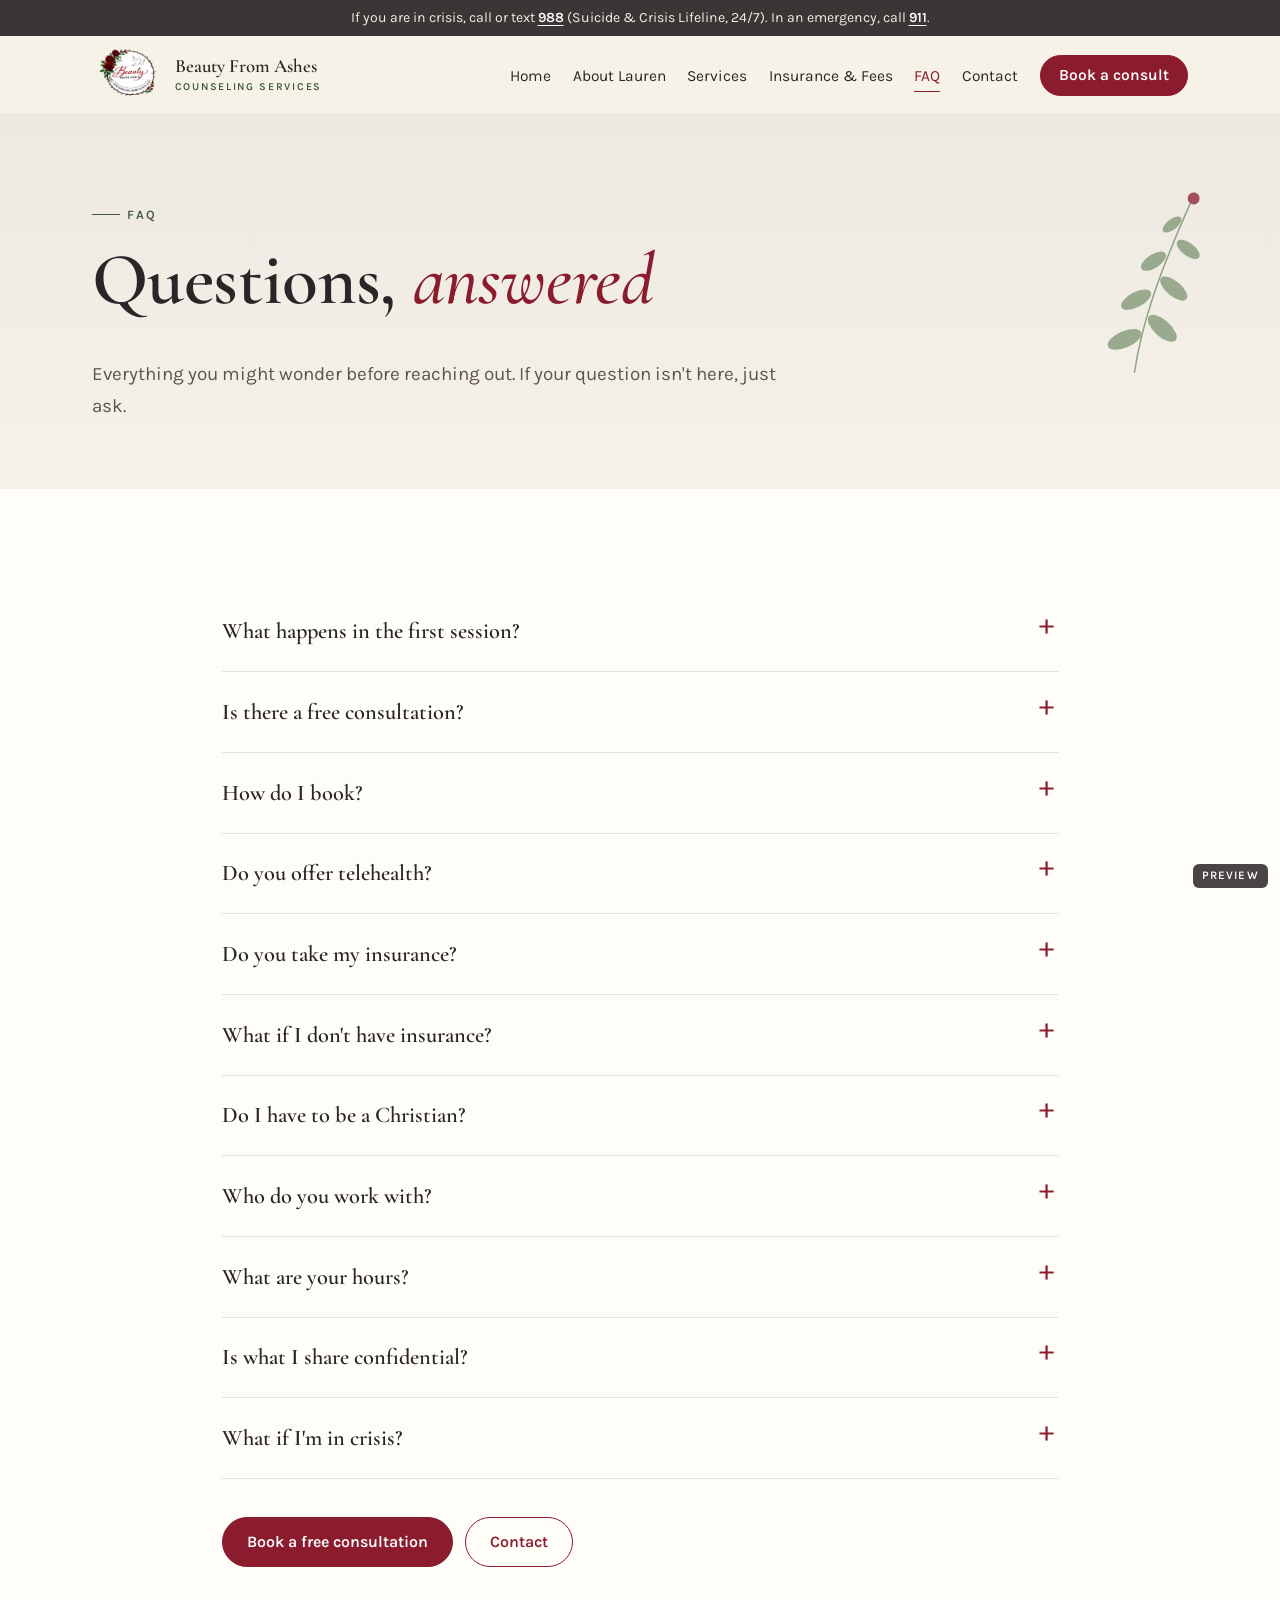
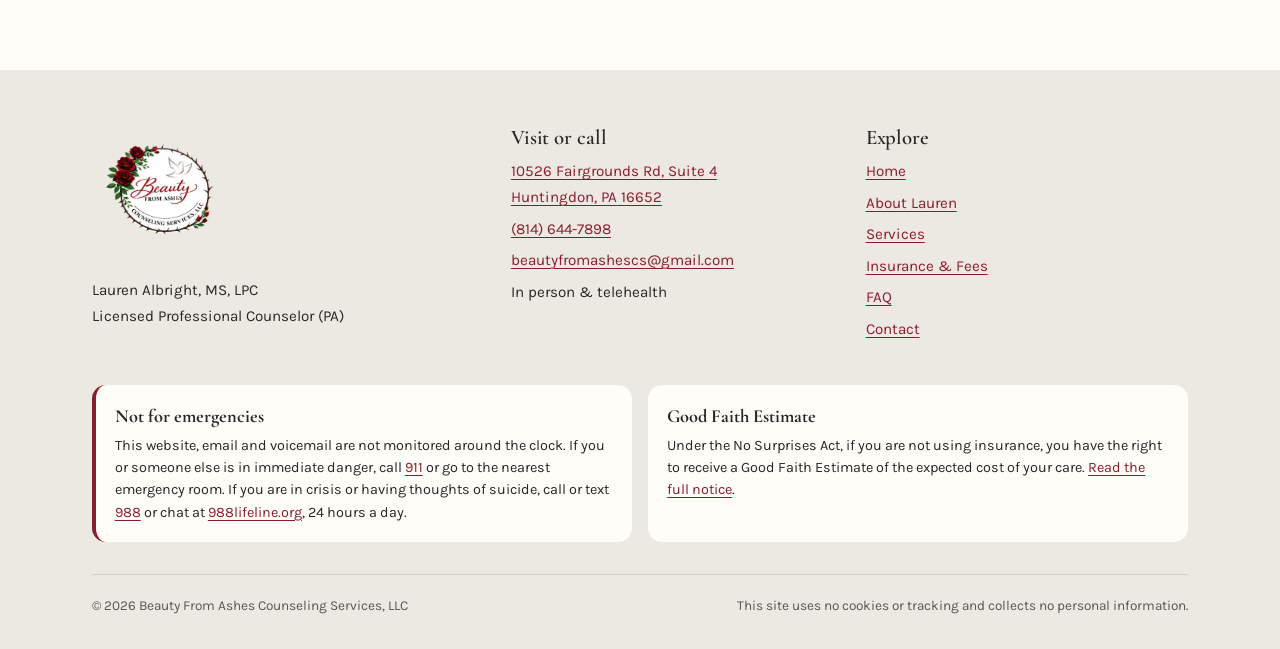
<file: faq.html>
<!doctype html>
<html lang="en">
<head>
<meta charset="utf-8">
<meta name="viewport" content="width=device-width, initial-scale=1">
<title>FAQ | Beauty From Ashes Counseling Services</title>
<meta name="description" content="What to expect in your first session, telehealth, insurance, self-pay, hours, and faith-based Christian counseling.">
<meta name="robots" content="noindex, nofollow">
<meta property="og:title" content="FAQ | Beauty From Ashes Counseling Services">
<meta property="og:description" content="What to expect in your first session, telehealth, insurance, self-pay, hours, and faith-based Christian counseling.">
<meta property="og:image" content="assets/img/og.jpg">
<meta name="theme-color" content="#F7F2E8">
<link rel="icon" href="favicon-96.png" sizes="96x96">
<link rel="apple-touch-icon" href="apple-touch-icon.png">
<link rel="preload" href="assets/fonts/cormorant-500-normal.woff2" as="font" type="font/woff2" crossorigin>
<link rel="stylesheet" href="assets/site.css">
</head>
<body>
<a class="skip" href="#main">Skip to content</a>
<div class="crisis" role="note">If you are in crisis, call or text <a href="tel:988">988</a> (Suicide &amp; Crisis Lifeline, 24/7). In an emergency, call <a href="tel:911">911</a>.</div>
<header class="site-head">
 <div class="wrap head-in">
  <a class="brand" href="index.html"><img src="assets/img/logo-180.webp" srcset="assets/img/logo-180.webp 180w, assets/img/logo-360.webp 360w" sizes="72px" width="180" height="180" alt="Beauty From Ashes Counseling Services logo: a crown of thorns with red roses and a dove"><span>Beauty From Ashes<small>Counseling Services</small></span></a>
  <button class="menu-toggle" aria-expanded="false" aria-controls="site-nav">Menu</button>
  <nav id="site-nav" aria-label="Main"><ul><li><a href="index.html">Home</a></li><li><a href="about.html">About Lauren</a></li><li><a href="services.html">Services</a></li><li><a href="insurance.html">Insurance & Fees</a></li><li><a href="faq.html" aria-current="page">FAQ</a></li><li><a href="contact.html">Contact</a></li><li><a class="btn" href="contact.html#book" data-book>Book a consult</a></li></ul></nav>
 </div>
</header>
<main id="main">

<section class="page-hero"><svg class="sprig " viewBox="0 0 200 260" aria-hidden="true" focusable="false"><g fill="none" stroke="currentColor" stroke-width="2" stroke-linecap="round"><path d="M100 255C96 190 104 120 128 10"/></g><g fill="currentColor" opacity=".9"><ellipse cx="78" cy="215" rx="24" ry="11" transform="rotate(-35 78 215)"/><ellipse cx="124" cy="190" rx="24" ry="11" transform="rotate(30 124 190)"/><ellipse cx="82" cy="160" rx="22" ry="10" transform="rotate(-40 82 160)"/><ellipse cx="128" cy="135" rx="22" ry="10" transform="rotate(28 128 135)"/><ellipse cx="94" cy="105" rx="19" ry="9" transform="rotate(-45 94 105)"/><ellipse cx="136" cy="80" rx="18" ry="8.5" transform="rotate(25 136 80)"/><ellipse cx="108" cy="52" rx="15" ry="7" transform="rotate(-50 108 52)"/></g><g fill="#8A1C2E"><circle cx="129" cy="12" r="8"/></g></svg><div class="wrap"><p class="eyebrow">FAQ</p><h1>Questions, <em>answered</em></h1><p class="lead">Everything you might wonder before reaching out. If your question isn't here, just ask.</p></div></section>
<section class="paper"><div class="wrap faq" style="max-width:880px">
<details><summary>What happens in the first session?</summary><div><p>Starting therapy can feel vulnerable, so the first session is about getting to know you. We'll talk about what's bringing you in, your history, your strengths, and your goals, plus any questions you have about counseling. Together we'll start shaping a plan that feels meaningful and realistic for you. You don't need to have everything figured out. Showing up is enough.</p></div></details><details><summary>Is there a free consultation?</summary><div><p>Yes. A free 15-minute consultation is a no-pressure way to ask questions and see if we're a good fit.</p></div></details><details><summary>How do I book?</summary><div><p>New clients book a free 15-minute consultation through Headway. Once you're a client, regular sessions are scheduled directly with Lauren. You can also call <a href='tel:+18146447898'>(814) 644-7898</a> or email <a href='mailto:beautyfromashescs@gmail.com'>beautyfromashescs@gmail.com</a>.</p></div></details><details><summary>Do you offer telehealth?</summary><div><p>Yes. Sessions are available by secure video for clients located in Pennsylvania, as well as in person at the Huntingdon office. You'll need a private space and a phone, tablet, or computer with a stable internet connection.</p></div></details><details><summary>Do you take my insurance?</summary><div><p>Lauren accepts many plans through Headway, including Aetna, Cigna, Highmark, Capital Blue Cross, Geisinger, UnitedHealthcare, and several Medicare Advantage plans. Use the <a href='insurance.html#check'>insurance checker</a>. Headway confirms your exact coverage when you book.</p></div></details><details><summary>What if I don't have insurance?</summary><div><p>Self-pay rates are $100 per individual session, and a sliding scale is available. You also have the right to a <a href='insurance.html#gfe'>Good Faith Estimate</a>.</p></div></details><details><summary>Do I have to be a Christian?</summary><div><p>No. Faith-based Christian counseling is offered, integrating biblical principles with evidence-based therapeutic approaches while respecting each client’s beliefs and preferences.</p></div></details><details><summary>Who do you work with?</summary><div><p>I work with individuals, adults and some teens. If you're unsure whether it's a fit, just reach out.</p></div></details><details><summary>What are your hours?</summary><div><p>Fridays 8 AM–4 PM, and evenings Monday–Thursday. Call or email to find a time that works.</p></div></details><details><summary>Is what I share confidential?</summary><div><p>Yes. What you share in counseling is kept confidential, with a few exceptions required by law, such as when someone's safety is at risk. We'll go over these at your first session.</p></div></details><details><summary>What if I'm in crisis?</summary><div><p>Please don't wait for a session. Call or text <a href='tel:988'>988</a> (Suicide &amp; Crisis Lifeline, 24/7), or call <a href='tel:911'>911</a> or go to the nearest emergency room if you or someone else is in immediate danger.</p></div></details>
<div class="cta-row" style="margin-top:2.4rem"><a class="btn" href="contact.html#book" data-book>Book a free consultation</a><a class="btn ghost" href="contact.html">Contact</a></div>
</div></section>

</main>
<footer class="site-foot">
 <div class="wrap">
  <div class="foot-grid">
   <div><img src="assets/img/logo-360.webp" width="360" height="360" alt="" loading="lazy"><p style="margin-top:1rem">Lauren Albright, MS, LPC<br>Licensed Professional Counselor (PA)</p></div>
   <div><h2>Visit or call</h2><ul><li><a href="https://www.google.com/maps/search/?api=1&query=10526+Fairgrounds+Rd+Suite+4+Huntingdon+PA+16652" target="_blank" rel="noopener">10526 Fairgrounds Rd, Suite 4<br>Huntingdon, PA 16652</a></li><li><a href="tel:+18146447898">(814) 644-7898</a></li><li><a href="mailto:beautyfromashescs@gmail.com">beautyfromashescs@gmail.com</a></li><li>In person &amp; telehealth</li></ul></div>
   <div><h2>Explore</h2><ul><li><a href="index.html">Home</a></li><li><a href="about.html">About Lauren</a></li><li><a href="services.html">Services</a></li><li><a href="insurance.html">Insurance & Fees</a></li><li><a href="faq.html" aria-current="page">FAQ</a></li><li><a href="contact.html">Contact</a></li></ul></div>
  </div>
  <div class="foot-notices">
   <div class="box crisis-box" role="note"><strong>Not for emergencies</strong>This website, email and voicemail are not monitored around the clock. If you or someone else is in immediate danger, call <a href="tel:911">911</a> or go to the nearest emergency room. If you are in crisis or having thoughts of suicide, call or text <a href="tel:988">988</a> or chat at <a href="https://988lifeline.org" target="_blank" rel="noopener">988lifeline.org</a>, 24 hours a day.</div>
   <div class="box"><strong>Good Faith Estimate</strong>Under the No Surprises Act, if you are not using insurance, you have the right to receive a Good Faith Estimate of the expected cost of your care. <a href="insurance.html#gfe">Read the full notice</a>.</div>
  </div>
  <div class="legal"><span>© <span id="yr">2026</span> Beauty From Ashes Counseling Services, LLC</span><span>This site uses no cookies or tracking and collects no personal information.</span></div>
 </div>
</footer>
<div class="preview-flag" aria-hidden="true">Preview</div>
<script src="js/config.js"></script>
<script src="js/site.js"></script>

</body>
</html>
</file>
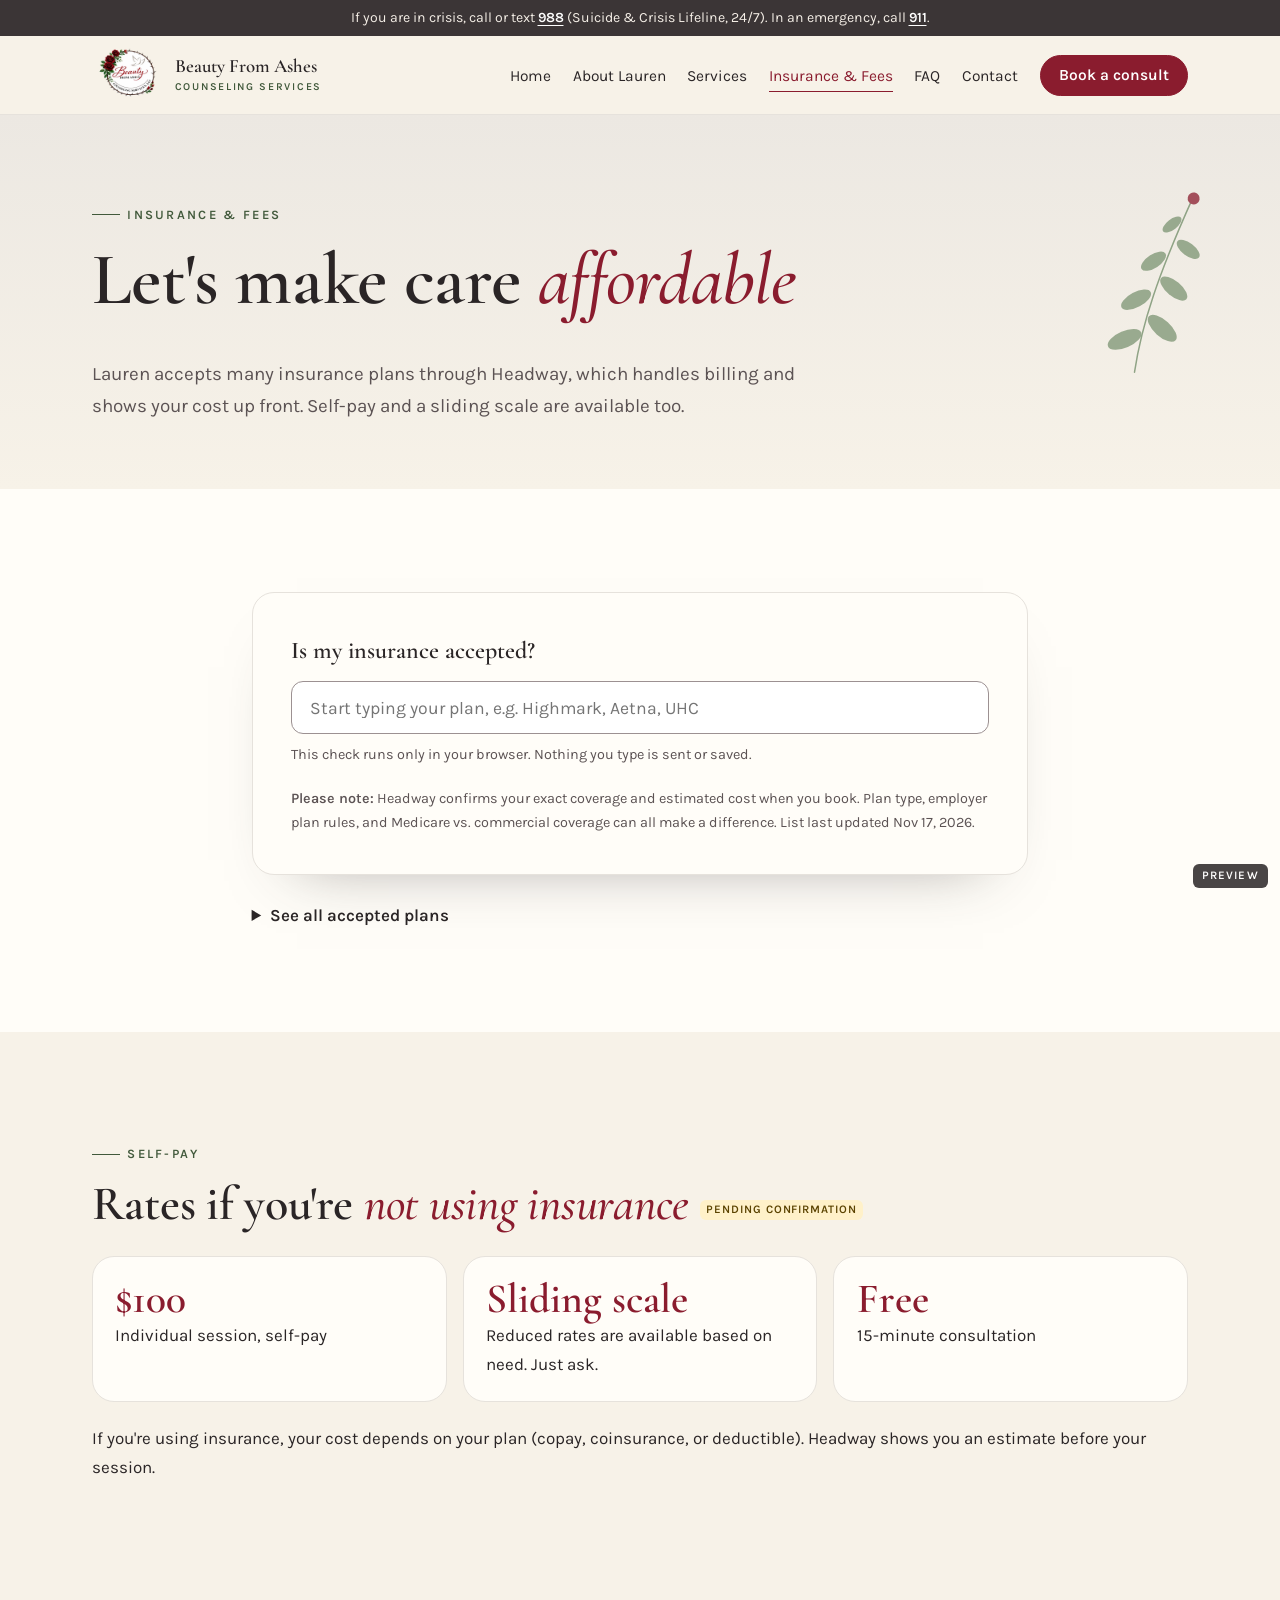
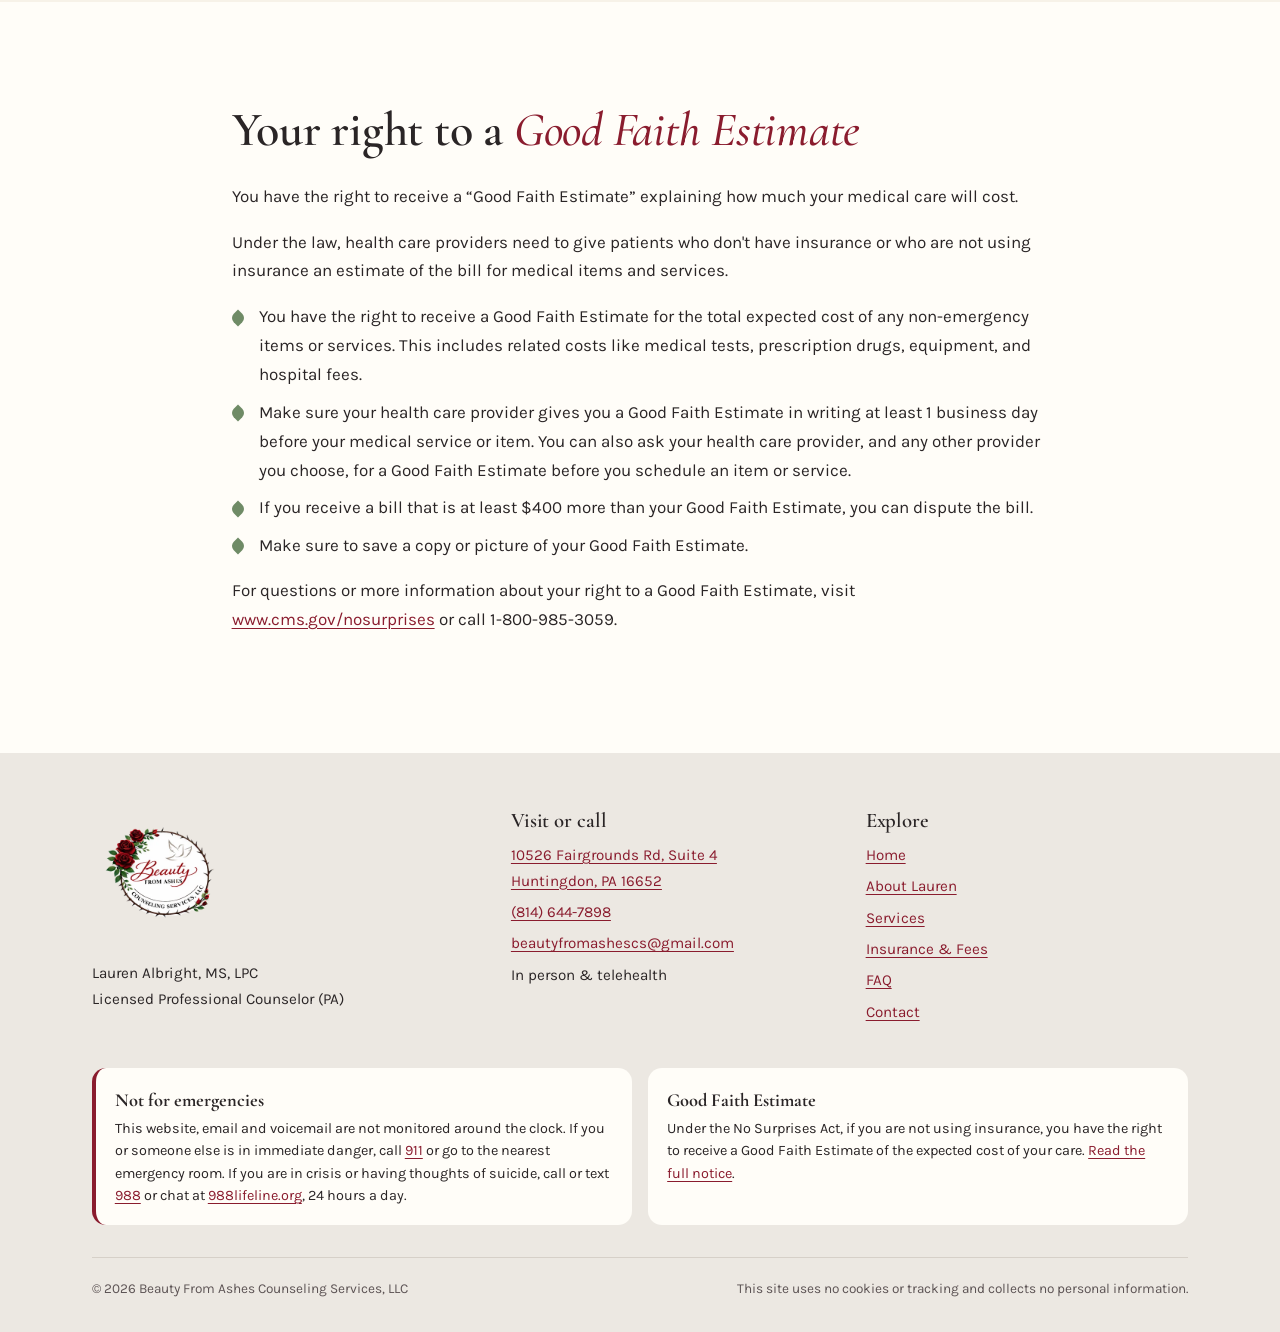
<file: insurance.html>
<!doctype html>
<html lang="en">
<head>
<meta charset="utf-8">
<meta name="viewport" content="width=device-width, initial-scale=1">
<title>Insurance & Fees | Beauty From Ashes Counseling Services</title>
<meta name="description" content="Check whether your insurance is accepted through Headway, and see self-pay rates and the sliding scale.">
<meta name="robots" content="noindex, nofollow">
<meta property="og:title" content="Insurance & Fees | Beauty From Ashes Counseling Services">
<meta property="og:description" content="Check whether your insurance is accepted through Headway, and see self-pay rates and the sliding scale.">
<meta property="og:image" content="assets/img/og.jpg">
<meta name="theme-color" content="#F7F2E8">
<link rel="icon" href="favicon-96.png" sizes="96x96">
<link rel="apple-touch-icon" href="apple-touch-icon.png">
<link rel="preload" href="assets/fonts/cormorant-500-normal.woff2" as="font" type="font/woff2" crossorigin>
<link rel="stylesheet" href="assets/site.css">
</head>
<body>
<a class="skip" href="#main">Skip to content</a>
<div class="crisis" role="note">If you are in crisis, call or text <a href="tel:988">988</a> (Suicide &amp; Crisis Lifeline, 24/7). In an emergency, call <a href="tel:911">911</a>.</div>
<header class="site-head">
 <div class="wrap head-in">
  <a class="brand" href="index.html"><img src="assets/img/logo-180.webp" srcset="assets/img/logo-180.webp 180w, assets/img/logo-360.webp 360w" sizes="72px" width="180" height="180" alt="Beauty From Ashes Counseling Services logo: a crown of thorns with red roses and a dove"><span>Beauty From Ashes<small>Counseling Services</small></span></a>
  <button class="menu-toggle" aria-expanded="false" aria-controls="site-nav">Menu</button>
  <nav id="site-nav" aria-label="Main"><ul><li><a href="index.html">Home</a></li><li><a href="about.html">About Lauren</a></li><li><a href="services.html">Services</a></li><li><a href="insurance.html" aria-current="page">Insurance & Fees</a></li><li><a href="faq.html">FAQ</a></li><li><a href="contact.html">Contact</a></li><li><a class="btn" href="contact.html#book" data-book>Book a consult</a></li></ul></nav>
 </div>
</header>
<main id="main">

<section class="page-hero"><svg class="sprig " viewBox="0 0 200 260" aria-hidden="true" focusable="false"><g fill="none" stroke="currentColor" stroke-width="2" stroke-linecap="round"><path d="M100 255C96 190 104 120 128 10"/></g><g fill="currentColor" opacity=".9"><ellipse cx="78" cy="215" rx="24" ry="11" transform="rotate(-35 78 215)"/><ellipse cx="124" cy="190" rx="24" ry="11" transform="rotate(30 124 190)"/><ellipse cx="82" cy="160" rx="22" ry="10" transform="rotate(-40 82 160)"/><ellipse cx="128" cy="135" rx="22" ry="10" transform="rotate(28 128 135)"/><ellipse cx="94" cy="105" rx="19" ry="9" transform="rotate(-45 94 105)"/><ellipse cx="136" cy="80" rx="18" ry="8.5" transform="rotate(25 136 80)"/><ellipse cx="108" cy="52" rx="15" ry="7" transform="rotate(-50 108 52)"/></g><g fill="#8A1C2E"><circle cx="129" cy="12" r="8"/></g></svg><div class="wrap"><p class="eyebrow">Insurance &amp; Fees</p><h1>Let's make care <em>affordable</em></h1><p class="lead">Lauren accepts many insurance plans through Headway, which handles billing and shows your cost up front. Self-pay and a sliding scale are available too.</p></div></section>
<section class="paper" id="check">
 <div class="wrap" style="max-width:820px">
  <div class="checker">
   <form id="ins-form" role="search" aria-label="Insurance checker">
    <label for="ins-q">Is my insurance accepted?</label>
    <div class="row"><input id="ins-q" type="text" autocomplete="off" spellcheck="false" placeholder="Start typing your plan, e.g. Highmark, Aetna, UHC" aria-describedby="ins-hint"></div>
    <p class="hint" id="ins-hint">This check runs only in your browser. Nothing you type is sent or saved.</p>
   </form>
   <div id="ins-result" class="ins-result" role="status" aria-live="polite"></div>
   <ul id="ins-matches"></ul>
   <p class="hint" style="margin-top:1.2rem"><strong>Please note:</strong> Headway confirms your exact coverage and estimated cost when you book. Plan type, employer plan rules, and Medicare vs. commercial coverage can all make a difference. List last updated <span data-ins-updated>Nov 17, 2026</span>.</p>
  </div>
  <details style="margin-top:1.6rem"><summary style="cursor:pointer;font-weight:600">See all accepted plans</summary><ul id="ins-all" class="cols" style="margin-top:1rem"></ul></details>
 </div>
</section>
<section>
 <div class="wrap">
  <p class="eyebrow">Self-pay</p>
  <h2>Rates if you're <em>not using insurance</em> <span class="pending">Pending confirmation</span></h2>
  <div class="fees">
   <div class="fee"><b>$100</b>Individual session, self-pay</div>
   <div class="fee"><b>Sliding scale</b>Reduced rates are available based on need. Just ask.</div>
   <div class="fee"><b>Free</b>15-minute consultation</div>
  </div>
  <p>If you're using insurance, your cost depends on your plan (copay, coinsurance, or deductible). Headway shows you an estimate before your session.</p>
 </div>
</section>
<section class="paper" id="gfe">
 <div class="wrap" style="max-width:860px">
  <h2>Your right to a <em>Good Faith Estimate</em></h2>
  <p>You have the right to receive a “Good Faith Estimate” explaining how much your medical care will cost.</p>
  <p>Under the law, health care providers need to give patients who don't have insurance or who are not using insurance an estimate of the bill for medical items and services.</p>
  <ul class="checks">
   <li>You have the right to receive a Good Faith Estimate for the total expected cost of any non-emergency items or services. This includes related costs like medical tests, prescription drugs, equipment, and hospital fees.</li>
   <li>Make sure your health care provider gives you a Good Faith Estimate in writing at least 1 business day before your medical service or item. You can also ask your health care provider, and any other provider you choose, for a Good Faith Estimate before you schedule an item or service.</li>
   <li>If you receive a bill that is at least $400 more than your Good Faith Estimate, you can dispute the bill.</li>
   <li>Make sure to save a copy or picture of your Good Faith Estimate.</li>
  </ul>
  <p style="margin-top:1rem">For questions or more information about your right to a Good Faith Estimate, visit <a href="https://www.cms.gov/nosurprises" target="_blank" rel="noopener">www.cms.gov/nosurprises</a> or call 1-800-985-3059.</p>
 </div>
</section>

</main>
<footer class="site-foot">
 <div class="wrap">
  <div class="foot-grid">
   <div><img src="assets/img/logo-360.webp" width="360" height="360" alt="" loading="lazy"><p style="margin-top:1rem">Lauren Albright, MS, LPC<br>Licensed Professional Counselor (PA)</p></div>
   <div><h2>Visit or call</h2><ul><li><a href="https://www.google.com/maps/search/?api=1&query=10526+Fairgrounds+Rd+Suite+4+Huntingdon+PA+16652" target="_blank" rel="noopener">10526 Fairgrounds Rd, Suite 4<br>Huntingdon, PA 16652</a></li><li><a href="tel:+18146447898">(814) 644-7898</a></li><li><a href="mailto:beautyfromashescs@gmail.com">beautyfromashescs@gmail.com</a></li><li>In person &amp; telehealth</li></ul></div>
   <div><h2>Explore</h2><ul><li><a href="index.html">Home</a></li><li><a href="about.html">About Lauren</a></li><li><a href="services.html">Services</a></li><li><a href="insurance.html" aria-current="page">Insurance & Fees</a></li><li><a href="faq.html">FAQ</a></li><li><a href="contact.html">Contact</a></li></ul></div>
  </div>
  <div class="foot-notices">
   <div class="box crisis-box" role="note"><strong>Not for emergencies</strong>This website, email and voicemail are not monitored around the clock. If you or someone else is in immediate danger, call <a href="tel:911">911</a> or go to the nearest emergency room. If you are in crisis or having thoughts of suicide, call or text <a href="tel:988">988</a> or chat at <a href="https://988lifeline.org" target="_blank" rel="noopener">988lifeline.org</a>, 24 hours a day.</div>
   <div class="box"><strong>Good Faith Estimate</strong>Under the No Surprises Act, if you are not using insurance, you have the right to receive a Good Faith Estimate of the expected cost of your care. <a href="insurance.html#gfe">Read the full notice</a>.</div>
  </div>
  <div class="legal"><span>© <span id="yr">2026</span> Beauty From Ashes Counseling Services, LLC</span><span>This site uses no cookies or tracking and collects no personal information.</span></div>
 </div>
</footer>
<div class="preview-flag" aria-hidden="true">Preview</div>
<script src="js/config.js"></script>
<script src="js/site.js"></script>
<script src="js/insurance-data.js"></script>
<script src="js/checker.js"></script>
</body>
</html>
</file>
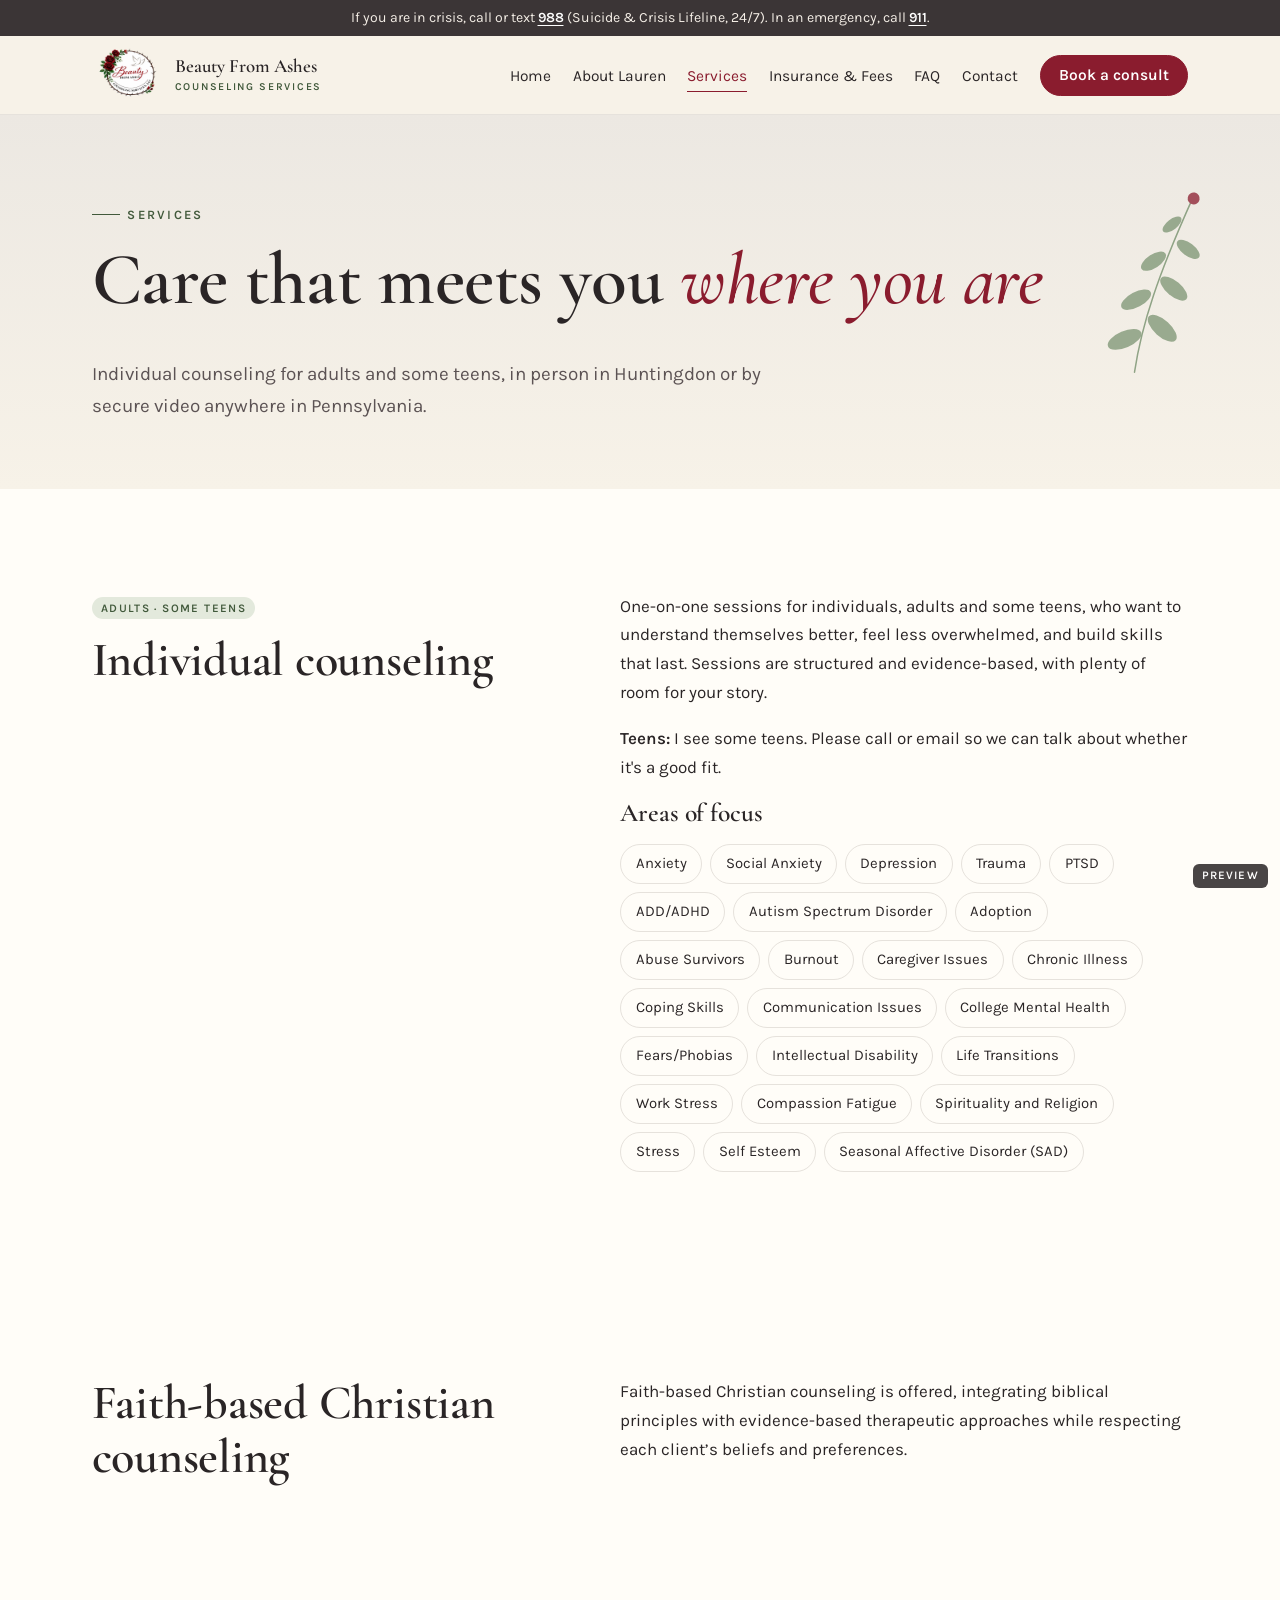
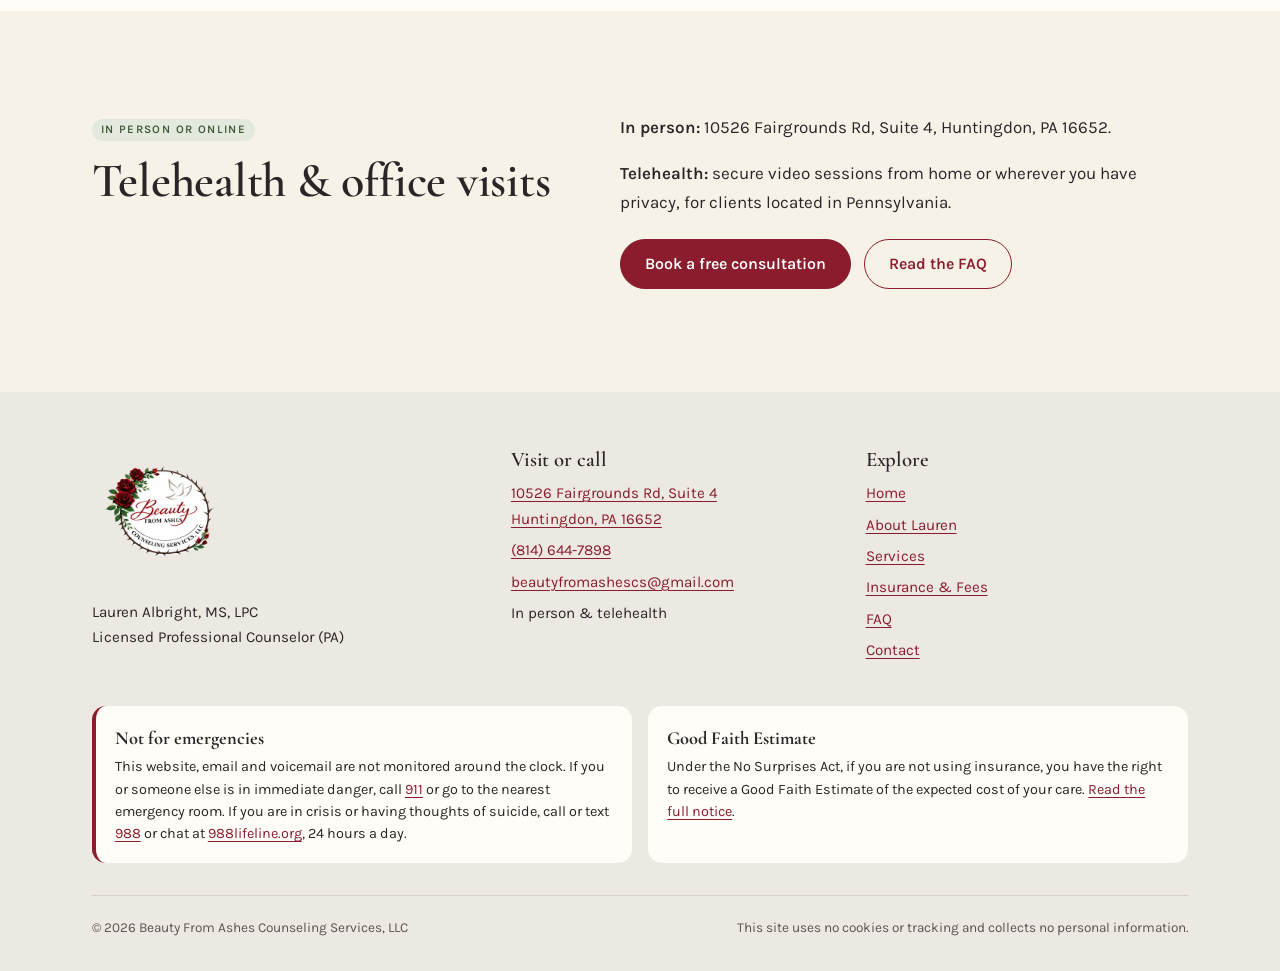
<file: services.html>
<!doctype html>
<html lang="en">
<head>
<meta charset="utf-8">
<meta name="viewport" content="width=device-width, initial-scale=1">
<title>Services | Beauty From Ashes Counseling Services</title>
<meta name="description" content="Individual counseling for adults and some teens, faith-based Christian counseling, and telehealth across Pennsylvania.">
<meta name="robots" content="noindex, nofollow">
<meta property="og:title" content="Services | Beauty From Ashes Counseling Services">
<meta property="og:description" content="Individual counseling for adults and some teens, faith-based Christian counseling, and telehealth across Pennsylvania.">
<meta property="og:image" content="assets/img/og.jpg">
<meta name="theme-color" content="#F7F2E8">
<link rel="icon" href="favicon-96.png" sizes="96x96">
<link rel="apple-touch-icon" href="apple-touch-icon.png">
<link rel="preload" href="assets/fonts/cormorant-500-normal.woff2" as="font" type="font/woff2" crossorigin>
<link rel="stylesheet" href="assets/site.css">
</head>
<body>
<a class="skip" href="#main">Skip to content</a>
<div class="crisis" role="note">If you are in crisis, call or text <a href="tel:988">988</a> (Suicide &amp; Crisis Lifeline, 24/7). In an emergency, call <a href="tel:911">911</a>.</div>
<header class="site-head">
 <div class="wrap head-in">
  <a class="brand" href="index.html"><img src="assets/img/logo-180.webp" srcset="assets/img/logo-180.webp 180w, assets/img/logo-360.webp 360w" sizes="72px" width="180" height="180" alt="Beauty From Ashes Counseling Services logo: a crown of thorns with red roses and a dove"><span>Beauty From Ashes<small>Counseling Services</small></span></a>
  <button class="menu-toggle" aria-expanded="false" aria-controls="site-nav">Menu</button>
  <nav id="site-nav" aria-label="Main"><ul><li><a href="index.html">Home</a></li><li><a href="about.html">About Lauren</a></li><li><a href="services.html" aria-current="page">Services</a></li><li><a href="insurance.html">Insurance & Fees</a></li><li><a href="faq.html">FAQ</a></li><li><a href="contact.html">Contact</a></li><li><a class="btn" href="contact.html#book" data-book>Book a consult</a></li></ul></nav>
 </div>
</header>
<main id="main">

<section class="page-hero"><svg class="sprig " viewBox="0 0 200 260" aria-hidden="true" focusable="false"><g fill="none" stroke="currentColor" stroke-width="2" stroke-linecap="round"><path d="M100 255C96 190 104 120 128 10"/></g><g fill="currentColor" opacity=".9"><ellipse cx="78" cy="215" rx="24" ry="11" transform="rotate(-35 78 215)"/><ellipse cx="124" cy="190" rx="24" ry="11" transform="rotate(30 124 190)"/><ellipse cx="82" cy="160" rx="22" ry="10" transform="rotate(-40 82 160)"/><ellipse cx="128" cy="135" rx="22" ry="10" transform="rotate(28 128 135)"/><ellipse cx="94" cy="105" rx="19" ry="9" transform="rotate(-45 94 105)"/><ellipse cx="136" cy="80" rx="18" ry="8.5" transform="rotate(25 136 80)"/><ellipse cx="108" cy="52" rx="15" ry="7" transform="rotate(-50 108 52)"/></g><g fill="#8A1C2E"><circle cx="129" cy="12" r="8"/></g></svg><div class="wrap"><p class="eyebrow">Services</p><h1>Care that meets you <em>where you are</em></h1><p class="lead">Individual counseling for adults and some teens, in person in Huntingdon or by secure video anywhere in Pennsylvania.</p></div></section>
<section class="paper" id="individual">
 <div class="wrap split">
  <div><span class="tag">Adults · some teens</span><h2>Individual counseling</h2></div>
  <div>
   <p>One-on-one sessions for individuals, adults and some teens, who want to understand themselves better, feel less overwhelmed, and build skills that last. Sessions are structured and evidence-based, with plenty of room for your story.</p>
   <p><strong>Teens:</strong> I see some teens. Please call or email so we can talk about whether it's a good fit.</p>
   <h3>Areas of focus</h3>
   <ul class="pills"><li>Anxiety</li><li>Social Anxiety</li><li>Depression</li><li>Trauma</li><li>PTSD</li><li>ADD/ADHD</li><li>Autism Spectrum Disorder</li><li>Adoption</li><li>Abuse Survivors</li><li>Burnout</li><li>Caregiver Issues</li><li>Chronic Illness</li><li>Coping Skills</li><li>Communication Issues</li><li>College Mental Health</li><li>Fears/Phobias</li><li>Intellectual Disability</li><li>Life Transitions</li><li>Work Stress</li><li>Compassion Fatigue</li><li>Spirituality and Religion</li><li>Stress</li><li>Self Esteem</li><li>Seasonal Affective Disorder (SAD)</li></ul>
  </div>
 </div>
</section>
<section class="paper" id="faith">
 <div class="wrap split">
  <div><h2>Faith-based Christian counseling</h2></div>
  <div>
   <p>Faith-based Christian counseling is offered, integrating biblical principles with evidence-based therapeutic approaches while respecting each client’s beliefs and preferences.</p>
  </div>
 </div>
</section>
<section id="telehealth">
 <div class="wrap split">
  <div><span class="tag">In person or online</span><h2>Telehealth &amp; office visits</h2></div>
  <div>
   <p><strong>In person:</strong> 10526 Fairgrounds Rd, Suite 4, Huntingdon, PA 16652.</p>
   <p><strong>Telehealth:</strong> secure video sessions from home or wherever you have privacy, for clients located in Pennsylvania.</p>
   <div class="cta-row" style="margin-top:1.4rem"><a class="btn" href="contact.html#book" data-book>Book a free consultation</a><a class="btn ghost" href="faq.html">Read the FAQ</a></div>
  </div>
 </div>
</section>

</main>
<footer class="site-foot">
 <div class="wrap">
  <div class="foot-grid">
   <div><img src="assets/img/logo-360.webp" width="360" height="360" alt="" loading="lazy"><p style="margin-top:1rem">Lauren Albright, MS, LPC<br>Licensed Professional Counselor (PA)</p></div>
   <div><h2>Visit or call</h2><ul><li><a href="https://www.google.com/maps/search/?api=1&query=10526+Fairgrounds+Rd+Suite+4+Huntingdon+PA+16652" target="_blank" rel="noopener">10526 Fairgrounds Rd, Suite 4<br>Huntingdon, PA 16652</a></li><li><a href="tel:+18146447898">(814) 644-7898</a></li><li><a href="mailto:beautyfromashescs@gmail.com">beautyfromashescs@gmail.com</a></li><li>In person &amp; telehealth</li></ul></div>
   <div><h2>Explore</h2><ul><li><a href="index.html">Home</a></li><li><a href="about.html">About Lauren</a></li><li><a href="services.html" aria-current="page">Services</a></li><li><a href="insurance.html">Insurance & Fees</a></li><li><a href="faq.html">FAQ</a></li><li><a href="contact.html">Contact</a></li></ul></div>
  </div>
  <div class="foot-notices">
   <div class="box crisis-box" role="note"><strong>Not for emergencies</strong>This website, email and voicemail are not monitored around the clock. If you or someone else is in immediate danger, call <a href="tel:911">911</a> or go to the nearest emergency room. If you are in crisis or having thoughts of suicide, call or text <a href="tel:988">988</a> or chat at <a href="https://988lifeline.org" target="_blank" rel="noopener">988lifeline.org</a>, 24 hours a day.</div>
   <div class="box"><strong>Good Faith Estimate</strong>Under the No Surprises Act, if you are not using insurance, you have the right to receive a Good Faith Estimate of the expected cost of your care. <a href="insurance.html#gfe">Read the full notice</a>.</div>
  </div>
  <div class="legal"><span>© <span id="yr">2026</span> Beauty From Ashes Counseling Services, LLC</span><span>This site uses no cookies or tracking and collects no personal information.</span></div>
 </div>
</footer>
<div class="preview-flag" aria-hidden="true">Preview</div>
<script src="js/config.js"></script>
<script src="js/site.js"></script>

</body>
</html>
</file>
<file: assets/site.css>
@font-face{font-family:"Cormorant";src:url(fonts/cormorant-500-normal.woff2) format("woff2");font-weight:300 700;font-display:swap}
@font-face{font-family:"Cormorant";src:url(fonts/cormorant-500-italic.woff2) format("woff2");font-weight:300 700;font-style:italic;font-display:swap}
@font-face{font-family:"Karla";src:url(fonts/karla-latin-400-normal.woff2) format("woff2");font-weight:400;font-display:swap}
@font-face{font-family:"Karla";src:url(fonts/karla-latin-600-normal.woff2) format("woff2");font-weight:600;font-display:swap}
@font-face{font-family:"Pinyon";src:url(fonts/pinyon-script-latin-400-normal.woff2) format("woff2");font-display:swap}
:root{--rose:#8A1C2E;--rose-deep:#5E1220;--rose-soft:#F3E4E2;--sage:#6F8B66;--sage-ink:#41593B;--sage-soft:#E3E9DC;
--cream:#F7F2E8;--paper:#FFFDF8;--dove:#E6E2DC;--ash:#3B3536;--ink:#2A2526;--muted:#5C5354;
--serif:"Cormorant","Cormorant Garamond",Georgia,serif;--sans:"Karla",system-ui,-apple-system,"Segoe UI",sans-serif;--script:"Pinyon",cursive;
--r:22px;--max:1140px}
*{box-sizing:border-box}html{scroll-behavior:smooth}
@media (prefers-reduced-motion:reduce){html{scroll-behavior:auto}*{transition:none!important;animation:none!important}}
body{margin:0;background:var(--cream);color:var(--ink);font:400 1.0625rem/1.7 var(--sans);-webkit-font-smoothing:antialiased}
img{max-width:100%;height:auto;display:block}
a{color:var(--rose);text-underline-offset:3px;text-decoration-thickness:1px}a:hover{color:var(--rose-deep)}
:focus-visible{outline:3px solid var(--rose);outline-offset:3px;border-radius:4px}
h1,h2,h3{font-family:var(--serif);font-weight:600;line-height:1.12;color:var(--ink);margin:0 0 .5em;letter-spacing:-.005em}
h1{font-size:clamp(2.6rem,6.4vw,4.6rem)}h2{font-size:clamp(2rem,4.2vw,3rem)}h3{font-size:1.6rem}
h1 em,h2 em{font-style:italic;color:var(--rose);font-weight:500}
p{margin:0 0 1em}.lead{font-size:1.18rem;color:var(--muted);max-width:38em}
.script{font-family:var(--script);font-weight:400;color:var(--rose);letter-spacing:0}
.eyebrow{font:600 .8rem/1 var(--sans);letter-spacing:.18em;text-transform:uppercase;color:var(--sage-ink);display:inline-flex;align-items:center;gap:.6em;margin-bottom:1.1rem}
.eyebrow::before{content:"";width:28px;height:1px;background:currentColor}
.wrap{max-width:var(--max);margin:0 auto;padding:0 1.35rem}
.skip{position:absolute;left:-999px;top:0;background:var(--ink);color:#fff;padding:.7em 1em;z-index:99}.skip:focus{left:1rem;top:1rem}
/* crisis bar */
.crisis{background:var(--ash);color:#F4EEE6;font-size:.88rem;line-height:1.45;text-align:center;padding:.5rem 1rem}
.crisis a{color:#fff;font-weight:600}
/* header */
.site-head{background:rgba(247,242,232,.94);backdrop-filter:blur(6px);position:sticky;top:0;z-index:20;border-bottom:1px solid var(--dove)}
.head-in{display:flex;align-items:center;justify-content:space-between;gap:1rem;min-height:78px}
.brand{display:flex;align-items:center;gap:.7rem;text-decoration:none;color:var(--ink)}
.brand img{width:72px;height:auto}
.brand span{font-family:var(--serif);font-size:1.18rem;line-height:1.05;font-weight:600}
.brand small{display:block;font:600 .66rem/1.3 var(--sans);letter-spacing:.16em;text-transform:uppercase;color:var(--sage-ink);margin-top:.25rem}
.menu-toggle{display:none;background:none;border:1px solid var(--dove);border-radius:999px;padding:.55rem .95rem;font:600 .9rem var(--sans);color:var(--ink);cursor:pointer}
#site-nav ul{list-style:none;margin:0;padding:0;display:flex;gap:1.35rem;align-items:center}
#site-nav a{text-decoration:none;color:var(--ink);font-size:.97rem;padding:.35rem 0;border-bottom:1px solid transparent}
#site-nav a:hover,#site-nav a[aria-current=page]{border-bottom-color:var(--rose);color:var(--rose)}
.btn{display:inline-flex;align-items:center;justify-content:center;gap:.5em;font:600 1rem/1 var(--sans);text-decoration:none;border-radius:999px;padding:1rem 1.5rem;border:1.5px solid var(--rose);background:var(--rose);color:#fff;transition:background .2s,transform .2s}
.btn:hover{background:var(--rose-deep);color:#fff;transform:translateY(-1px)}
.btn.ghost{background:transparent;color:var(--rose)}.btn.ghost:hover{background:var(--rose-soft);color:var(--rose-deep)}
#site-nav .btn{padding:.75rem 1.15rem;color:#fff;border-bottom:1.5px solid var(--rose)}
#site-nav .btn:hover{color:#fff}
@media (max-width:960px){.menu-toggle{display:inline-block}
 #site-nav{position:absolute;left:0;right:0;top:100%;background:var(--paper);border-bottom:1px solid var(--dove);display:none;padding:1rem 1.35rem 1.4rem}
 #site-nav.open{display:block}#site-nav ul{flex-direction:column;align-items:stretch;gap:.2rem}
 #site-nav a{display:block;padding:.75rem 0;font-size:1.08rem}#site-nav .btn{margin-top:.6rem;display:flex}}
/* sections */
section{padding:clamp(3.5rem,8vw,6.5rem) 0}
.paper{background:var(--paper)}.sage{background:var(--sage-soft)}
/* hero */
.hero{position:relative;overflow:hidden;background:linear-gradient(180deg,#ECE8E2 0%,var(--cream) 62%);padding-top:clamp(2.5rem,6vw,5rem)}
.hero-grid{display:grid;grid-template-columns:1.1fr .9fr;gap:clamp(2rem,5vw,4.5rem);align-items:center}
.hero h1 .script{display:block;font-size:.62em;line-height:1.3;margin-bottom:.1em}
.hero .lead{margin:1.2rem 0 1.8rem}
.cta-row{display:flex;flex-wrap:wrap;gap:.8rem;align-items:center}
.facts{display:flex;flex-wrap:wrap;gap:.5rem 1.4rem;margin:2rem 0 0;padding:0;list-style:none;color:var(--muted);font-size:.95rem}
.facts li{display:flex;align-items:center;gap:.5rem}.facts svg{flex:none;color:var(--sage)}
.portrait{position:relative;isolation:isolate;justify-self:center;width:min(100%,430px)}
.portrait .arch{border-radius:999px 999px var(--r) var(--r);overflow:hidden;aspect-ratio:4/5;background:var(--dove);box-shadow:0 30px 60px -30px rgba(59,53,54,.45)}
.portrait .arch img{width:100%;height:100%;object-fit:cover;object-position:50% 30%}
.portrait::before{content:"";position:absolute;inset:-14px 14px 14px -14px;border:1.5px solid var(--rose);border-radius:999px 999px var(--r) var(--r);opacity:.55;z-index:-1}
.portrait figcaption{position:absolute;left:-1.2rem;bottom:1.6rem;background:var(--paper);border-radius:14px;padding:.8rem 1.1rem;box-shadow:0 14px 30px -18px rgba(0,0,0,.35);font-size:.9rem;line-height:1.35}
.portrait figcaption strong{display:block;font-family:var(--serif);font-size:1.25rem}
.sprig{position:absolute;color:var(--sage);opacity:.75;pointer-events:none}
.hero .sprig{right:-30px;top:20px;width:170px;transform:rotate(18deg)}
@media (max-width:860px){.hero-grid{grid-template-columns:1fr}.portrait{width:min(78%,340px);margin-top:1rem}.hero .sprig{display:none}.portrait figcaption{left:-.6rem}}
/* intro / cards */
.split{display:grid;grid-template-columns:.9fr 1.1fr;gap:clamp(2rem,5vw,5rem);align-items:start}
@media (max-width:860px){.split{grid-template-columns:1fr}}
.cards{display:grid;grid-template-columns:repeat(auto-fit,minmax(250px,1fr));gap:1.2rem;margin-top:2.2rem}
.card{background:var(--paper);border:1px solid var(--dove);border-radius:var(--r);padding:1.7rem 1.6rem 1.5rem;position:relative}
.sage .card{background:#F6F8F2;border-color:#CFD8C5}
.card h3{margin-bottom:.35em}.card p{color:var(--muted);margin:0}
.card .ic{width:44px;height:44px;border-radius:50%;background:var(--rose-soft);color:var(--rose);display:grid;place-items:center;margin-bottom:1rem}
.card a.more{display:inline-block;margin-top:.9rem;font-weight:600;text-decoration:none}
.tag{display:inline-block;font:600 .72rem/1 var(--sans);letter-spacing:.12em;text-transform:uppercase;color:var(--sage-ink);background:var(--sage-soft);border-radius:999px;padding:.45em .8em;margin-bottom:.9rem}
/* verse band */
.verse{background:var(--rose-deep);color:#F7EDE8;text-align:center;position:relative;overflow:hidden}
.verse blockquote{margin:0 auto;max-width:46rem;font-family:var(--serif);font-style:italic;font-size:clamp(1.45rem,3.2vw,2.15rem);line-height:1.4}
.verse .script{color:#F2C9C4;font-size:clamp(2.6rem,6vw,4rem);display:block;line-height:1.1;margin-bottom:.6rem}
.verse cite{display:block;margin-top:1.2rem;font:600 .82rem/1 var(--sans);letter-spacing:.2em;text-transform:uppercase;font-style:normal;color:#E9CFCB}
.verse .sprig{color:#C98E8B;opacity:.35;width:220px}
.verse .s1{left:-40px;bottom:-30px;transform:rotate(-20deg)}.verse .s2{right:-40px;top:-20px;transform:rotate(160deg)}
/* lists */
.checks{list-style:none;padding:0;margin:0;display:grid;gap:.55rem}
.checks li{padding-left:1.7rem;position:relative}
.checks li::before{content:"";position:absolute;left:0;top:.55em;width:.75rem;height:.75rem;border-radius:50% 0;background:var(--sage);transform:rotate(-45deg)}
.pills{display:flex;flex-wrap:wrap;gap:.5rem;list-style:none;padding:0;margin:1rem 0 0}
.pills li{background:var(--paper);border:1px solid var(--dove);border-radius:999px;padding:.4rem .9rem;font-size:.93rem}
.steps{counter-reset:s;list-style:none;padding:0;margin:2rem 0 0;display:grid;grid-template-columns:repeat(auto-fit,minmax(220px,1fr));gap:1.5rem}
.steps li{counter-increment:s;border-top:1.5px solid var(--rose);padding-top:1rem}
.steps li::before{content:counter(s,decimal-leading-zero);font-family:var(--serif);font-size:2.2rem;color:var(--rose);display:block;line-height:1;margin-bottom:.4rem}
.steps h3{font-size:1.35rem}
/* page hero */
.page-hero{background:linear-gradient(180deg,#ECE8E2,var(--cream));padding:clamp(3rem,7vw,5rem) 0 clamp(2rem,5vw,3rem);position:relative;overflow:hidden}
.page-hero .sprig{right:4%;top:18%;width:150px;transform:rotate(12deg)}
@media (max-width:700px){.page-hero .sprig{display:none}}
/* notice / book */
.notice{background:var(--paper);border:1px solid var(--dove);border-left:4px solid var(--rose);border-radius:14px;padding:1.3rem 1.4rem;margin:1.5rem 0}
.notice h3{font-size:1.35rem}
.book-box{background:var(--paper);border-radius:var(--r);padding:clamp(1.6rem,4vw,2.6rem);border:1px solid var(--dove);text-align:center;max-width:44rem;margin:0 auto}
.book-box .cta-row{justify-content:center;margin-top:1.2rem}
/* checker */
.checker{background:var(--paper);border:1px solid var(--dove);border-radius:var(--r);padding:clamp(1.5rem,4vw,2.4rem);box-shadow:0 30px 60px -45px rgba(59,53,54,.5)}
.checker label{display:block;font-family:var(--serif);font-size:1.5rem;font-weight:600;margin-bottom:.6rem}
.checker .row{display:flex;gap:.6rem}
.checker input{flex:1;min-width:0;font:400 1.1rem var(--sans);padding:.95rem 1.1rem;border:1.5px solid #9C9192;border-radius:12px;background:#fff;color:var(--ink)}
.checker input:focus{border-color:var(--rose);outline:3px solid rgba(138,28,46,.25);outline-offset:1px}
.hint{font-size:.9rem;color:var(--muted);margin:.6rem 0 0}
.ins-result{margin-top:1.2rem;border-radius:14px}
.ins-result:empty{display:none}
.ins-result.yes{background:var(--sage-soft);border:1px solid #BFCDB4;padding:1.1rem 1.2rem}
.ins-result.no{background:var(--rose-soft);border:1px solid #E5C6C3;padding:1.1rem 1.2rem}
.ins-result p:last-child{margin-bottom:0}
.ins-head{font-family:var(--serif);font-size:1.45rem;line-height:1.2;font-weight:600;margin-bottom:.3em!important}
.yes .ins-head{color:var(--sage-ink)}.no .ins-head{color:var(--rose-deep)}
#ins-matches{margin:.6rem 0 0;padding-left:1.2rem}
.cols{columns:2 260px;column-gap:2rem;padding-left:1.1rem}
.fees{display:grid;grid-template-columns:repeat(auto-fit,minmax(200px,1fr));gap:1rem;margin:1.4rem 0}
.fee{background:var(--paper);border:1px solid var(--dove);border-radius:var(--r);padding:1.4rem}
.fee b{display:block;font-family:var(--serif);font-size:2.6rem;line-height:1;color:var(--rose);font-weight:600}
.pending{display:inline-block;font:600 .72rem/1 var(--sans);letter-spacing:.08em;text-transform:uppercase;background:#FFF1C9;color:#5B4300;border-radius:6px;padding:.35em .55em;vertical-align:middle}
/* faq */
.faq details{border-bottom:1px solid var(--dove);padding:.3rem 0}
.faq summary{cursor:pointer;list-style:none;font-family:var(--serif);font-size:1.4rem;font-weight:600;padding:1rem 2.2rem 1rem 0;position:relative}
.faq summary::-webkit-details-marker{display:none}
.faq summary::after{content:"+";position:absolute;right:.3rem;top:.75rem;font:300 1.8rem var(--sans);color:var(--rose)}
.faq details[open] summary::after{content:"–"}
.faq details>div{padding:0 0 1.2rem;color:var(--muted);max-width:46rem}
/* contact */
.contact-grid{display:grid;grid-template-columns:repeat(auto-fit,minmax(240px,1fr));gap:1.2rem}
.contact-grid .card a{font-size:1.15rem;font-weight:600;word-break:break-word}
.hours{width:100%;border-collapse:collapse}.hours th,.hours td{text-align:left;padding:.6rem 0;border-bottom:1px solid var(--dove)}.hours th{font-weight:600;padding-right:1rem}
/* footer */
.site-foot{background:#ECE8E2;color:var(--ink);padding:3.5rem 0 2rem;font-size:.95rem}
.foot-grid{display:grid;grid-template-columns:1.2fr 1fr 1fr;gap:2rem}
@media (max-width:800px){.foot-grid{grid-template-columns:1fr}}
.site-foot img{width:136px}.site-foot h2{font-size:1.3rem}
.site-foot ul{list-style:none;padding:0;margin:0;display:grid;gap:.35rem}
.foot-notices{margin-top:2.5rem;display:grid;gap:1rem;grid-template-columns:1fr 1fr}
@media (max-width:800px){.foot-notices{grid-template-columns:1fr}}
.foot-notices .box{background:var(--paper);border-radius:14px;padding:1.1rem 1.2rem;font-size:.9rem;line-height:1.55}
.foot-notices .box.crisis-box{border-left:4px solid var(--rose)}
.foot-notices strong{display:block;font-family:var(--serif);font-size:1.15rem;margin-bottom:.25rem}
.legal{margin-top:2rem;padding-top:1.2rem;border-top:1px solid #D6D0C8;font-size:.85rem;color:var(--muted);display:flex;flex-wrap:wrap;justify-content:space-between;gap:.6rem}
.preview-flag{position:fixed;right:12px;bottom:12px;z-index:50;background:var(--ink);color:#fff;font:600 .72rem/1 var(--sans);letter-spacing:.1em;text-transform:uppercase;padding:.55em .8em;border-radius:6px;opacity:.85}
.visually-hidden{position:absolute!important;width:1px;height:1px;overflow:hidden;clip:rect(0 0 0 0);white-space:nowrap}
</file>
